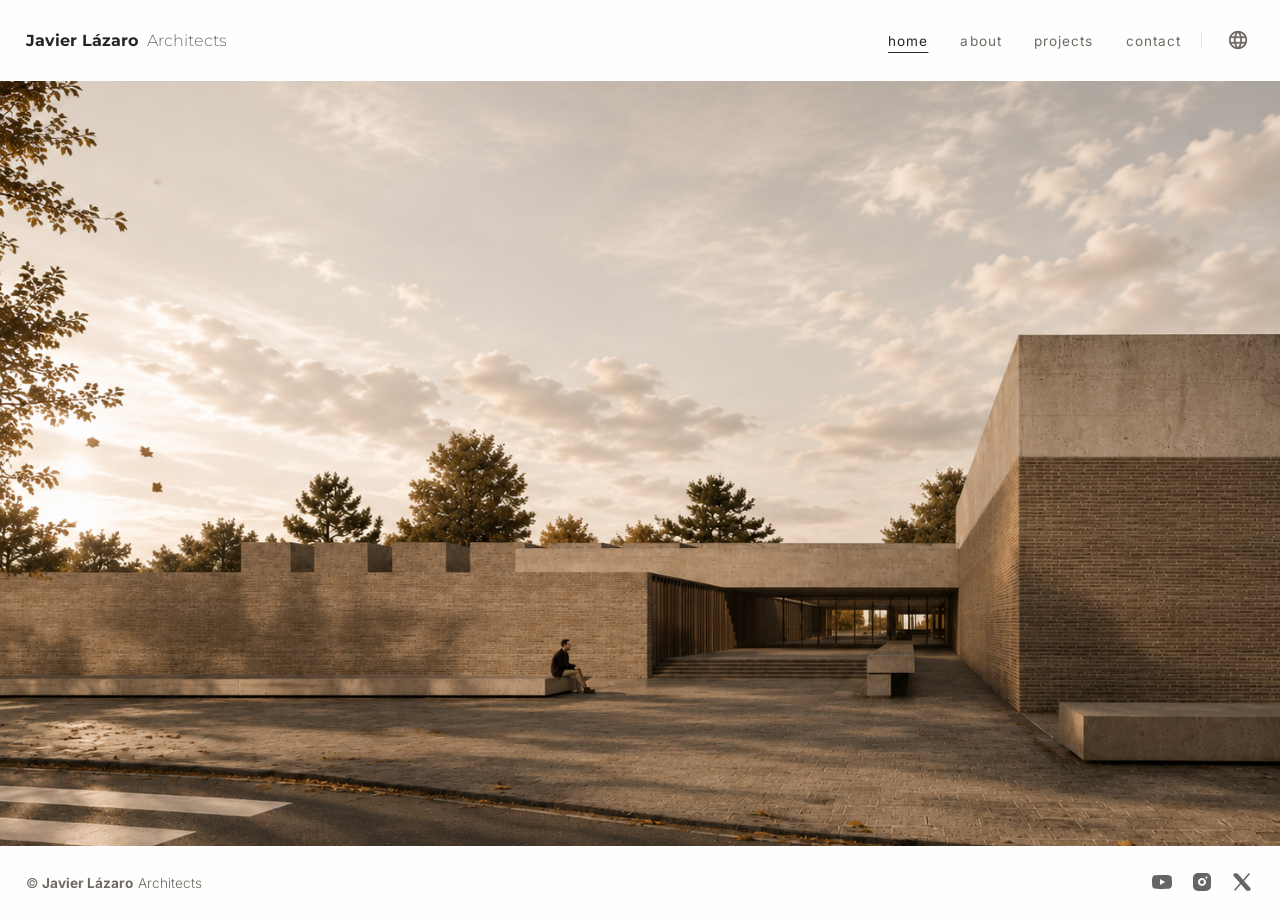
<file: index.html>
<!doctype html>
<html lang="en">
  <head>
    <meta charset="UTF-8" />
    <meta name="viewport" content="width=device-width, initial-scale=1.0" />
    <!-- Google Fonts -->
    <link rel="preconnect" href="https://fonts.googleapis.com" />
    <link rel="preconnect" href="https://fonts.gstatic.com" crossorigin />
    <link
      href="https://fonts.googleapis.com/css2?family=Inter:ital,opsz,wght@0,14..32,100..900;1,14..32,100..900&family=Montserrat:ital,wght@0,100..900;1,100..900&display=swap"
      rel="stylesheet"
    />
    <!-- Material Icon CDN -->
    <link
      href="https://fonts.googleapis.com/icon?family=Material+Icons"
      rel="stylesheet"
    />
    <!-- CSS Global -->
    <link rel="stylesheet" href="./global.css" />
    <title>Architecture</title>
  </head>
  <body>
    <header class="site-header">
      <a href="index.html" class="logo">
        <span class="logo-name">Javier Lázaro</span>
        <span class="logo-suffix">Architects</span></a
      >

      <nav class="site-nav">
        <ul>
          <li><a href="index.html" class="active">home</a></li>
          <li><a href="about.html">about</a></li>
          <li><a href="projects.html">projects</a></li>
          <li><a href="contact.html">contact</a></li>
        </ul>
        <div class="lang-switch" id="lang-switch">
          <button
            type="button"
            class="lang-toggle"
            id="lang-toggle"
            aria-expanded="false"
            aria-controls="lang-menu"
          >
            <i class="material-icons">language</i>
          </button>
          <ul class="lang-menu" id="lang-menu">
            <li>
              <a href="index.html" lang="en" hreflang="en" aria-current="true"
                >EN</a
              >
            </li>
            <li>
              <span class="lang-unavailable" lang="fr" title="Coming soon"
                >FR</span
              >
            </li>
            <li>
              <span class="lang-unavailable" lang="nl" title="Coming soon"
                >NL</span
              >
            </li>
          </ul>
        </div>
      </nav>
      <button class="hamburger-menu" id="hamburger-menu">
        <!-- material icons -->
        <i class="menuIcon material-icons">menu</i>
        <i class="closeIcon material-icons">close</i>
      </button>
    </header>

    <main>
      <section class="hero">
        <div class="hero-content">
          <div class="btn-wrapper">
            <a href="projects.html" class="button">Projects</a>
            <a href="contact.html" class="button">Contact</a>
          </div>
        </div>
      </section>
    </main>

    <footer class="site-footer">
      <div>
        © <span class="logo-name">Javier Lázaro</span
        ><span class="logo-suffix">Architects </span>
      </div>

      <ul class="social-links">
        <li>
          <a
            href="https://www.youtube.com/"
            target="_blank"
            rel="noopener noreferrer"
          >
            <img src="./images/youtube.svg" alt="YouTube" />
          </a>
        </li>
        <li>
          <a
            href="https://www.instagram.com/"
            target="_blank"
            rel="noopener noreferrer"
          >
            <img src="./images/instagram-fill.svg" alt="Instagram" />
          </a>
        </li>
        <li>
          <a href="https://x.com/" target="_blank" rel="noopener noreferrer">
            <img src="./images/x-twitter-solid.svg" alt="X / Twitter" />
          </a>
        </li>
      </ul>
    </footer>
    <script src="./script.js"></script>
  </body>
</html>
</file>
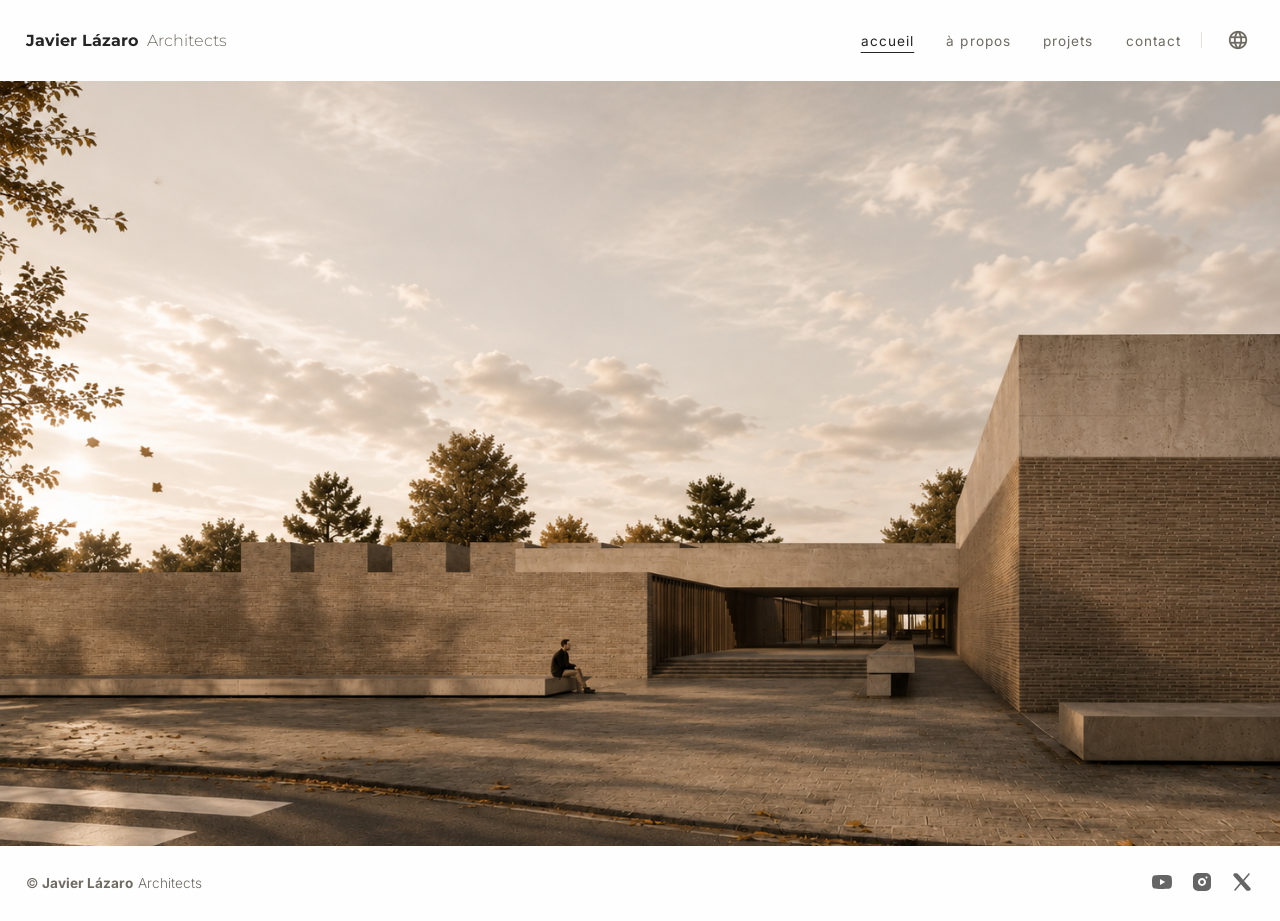
<file: fr/index.html>
<!doctype html>
<html lang="fr">
  <head>
    <meta charset="UTF-8" />
    <meta name="viewport" content="width=device-width, initial-scale=1.0" />
    <!-- Google Fonts -->
    <link rel="preconnect" href="https://fonts.googleapis.com" />
    <link rel="preconnect" href="https://fonts.gstatic.com" crossorigin />
    <link
      href="https://fonts.googleapis.com/css2?family=Inter:ital,opsz,wght@0,14..32,100..900;1,14..32,100..900&family=Montserrat:ital,wght@0,100..900;1,100..900&display=swap"
      rel="stylesheet"
    />
    <!-- Material Icon CDN -->
    <link
      href="https://fonts.googleapis.com/icon?family=Material+Icons"
      rel="stylesheet"
    />
    <!-- CSS Global -->
    <link rel="stylesheet" href="../global.css" />
    <link rel="alternate" hreflang="en" href="../index.html" />
    <link rel="alternate" hreflang="fr" href="index.html" />
    <link rel="alternate" hreflang="nl" href="../nl/index.html" />
    <link rel="alternate" hreflang="x-default" href="../index.html" />
    <title>Architecture</title>
  </head>
  <body>
    <header class="site-header">
      <a href="index.html" class="logo">
        <span class="logo-name">Javier Lázaro</span>
        <span class="logo-suffix">Architects</span></a
      >

      <nav class="site-nav">
        <ul>
          <li><a href="index.html" class="active">accueil</a></li>
          <li><a href="about.html">à propos</a></li>
          <li><a href="projects.html">projets</a></li>
          <li><a href="contact.html">contact</a></li>
        </ul>
        <div class="lang-switch" id="lang-switch">
          <button
            type="button"
            class="lang-toggle"
            id="lang-toggle"
            aria-expanded="false"
            aria-controls="lang-menu"
          >
            <i class="material-icons">language</i>
          </button>
          <ul class="lang-menu" id="lang-menu">
            <li>
              <a href="../index.html" lang="en" hreflang="en"
                >EN</a
              >
            </li>
            <li>
              <a href="index.html" lang="fr" hreflang="fr" aria-current="true"
                >FR</a
              >
            </li>
            <li>
              <a href="../nl/index.html" lang="nl" hreflang="nl"
                >NL</a
              >
            </li>
          </ul>
        </div>
      </nav>
      <button class="hamburger-menu" id="hamburger-menu">
        <!-- material icons -->
        <i class="menuIcon material-icons">menu</i>
        <i class="closeIcon material-icons">close</i>
      </button>
    </header>

    <main>
      <section class="hero">
        <div class="hero-content">
          <div class="btn-wrapper">
            <a href="projects.html" class="button">Projets</a>
            <a href="contact.html" class="button">Contact</a>
          </div>
        </div>
      </section>
    </main>

    <footer class="site-footer">
      <div>
        © <span class="logo-name">Javier Lázaro</span
        ><span class="logo-suffix">Architects </span>
      </div>

      <ul class="social-links">
        <li>
          <a
            href="https://www.youtube.com/"
            target="_blank"
            rel="noopener noreferrer"
          >
            <img src="../images/youtube.svg" alt="YouTube" />
          </a>
        </li>
        <li>
          <a
            href="https://www.instagram.com/"
            target="_blank"
            rel="noopener noreferrer"
          >
            <img src="../images/instagram-fill.svg" alt="Instagram" />
          </a>
        </li>
        <li>
          <a href="https://x.com/" target="_blank" rel="noopener noreferrer">
            <img src="../images/x-twitter-solid.svg" alt="X / Twitter" />
          </a>
        </li>
      </ul>
    </footer>
    <script src="../script.js"></script>
  </body>
</html>
</file>
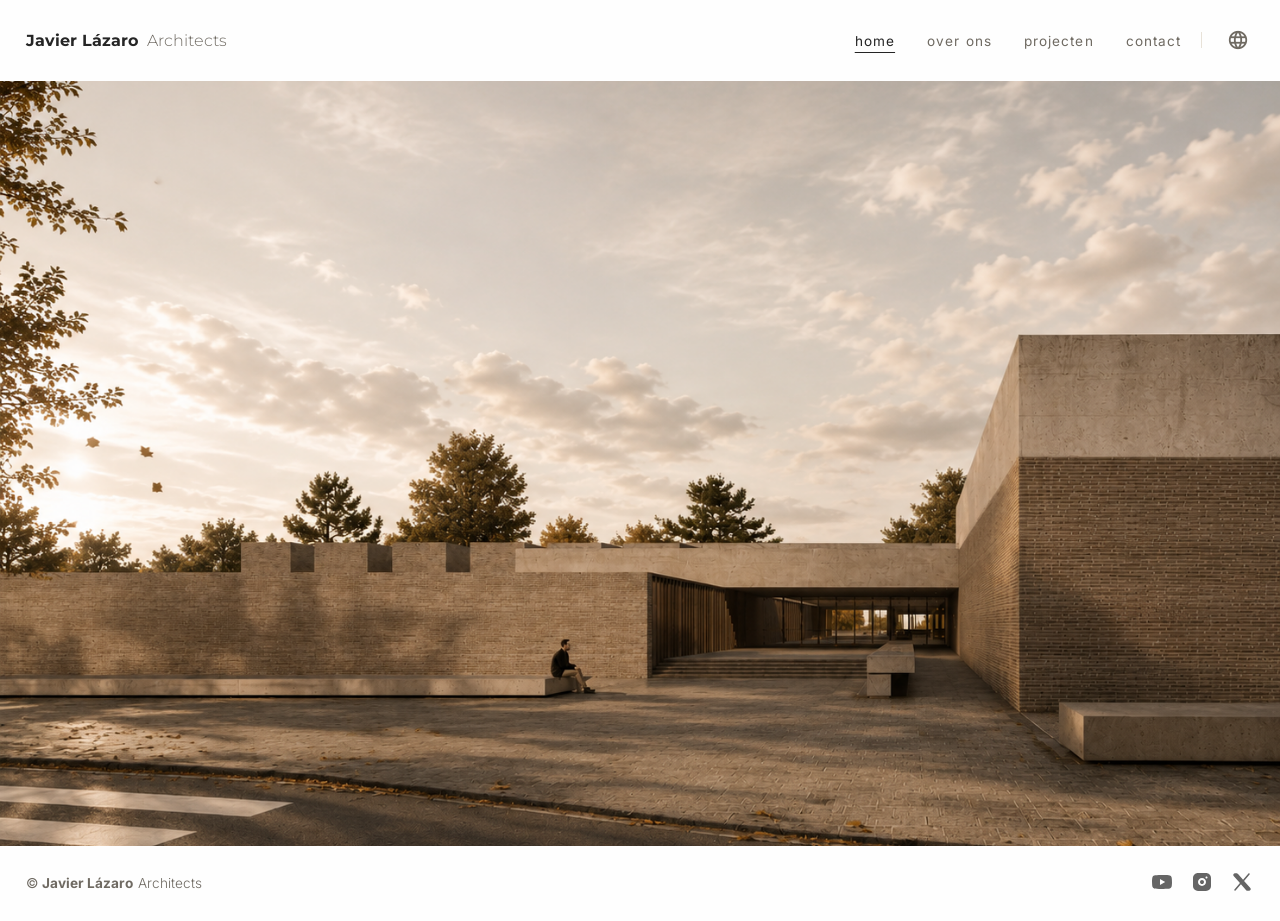
<file: nl/index.html>
<!doctype html>
<html lang="nl">
  <head>
    <meta charset="UTF-8" />
    <meta name="viewport" content="width=device-width, initial-scale=1.0" />
    <!-- Google Fonts -->
    <link rel="preconnect" href="https://fonts.googleapis.com" />
    <link rel="preconnect" href="https://fonts.gstatic.com" crossorigin />
    <link
      href="https://fonts.googleapis.com/css2?family=Inter:ital,opsz,wght@0,14..32,100..900;1,14..32,100..900&family=Montserrat:ital,wght@0,100..900;1,100..900&display=swap"
      rel="stylesheet"
    />
    <!-- Material Icon CDN -->
    <link
      href="https://fonts.googleapis.com/icon?family=Material+Icons"
      rel="stylesheet"
    />
    <!-- CSS Global -->
    <link rel="stylesheet" href="../global.css" />
    <link rel="alternate" hreflang="en" href="../index.html" />
    <link rel="alternate" hreflang="fr" href="../fr/index.html" />
    <link rel="alternate" hreflang="nl" href="index.html" />
    <link rel="alternate" hreflang="x-default" href="../index.html" />
    <title>Architectuur</title>
  </head>
  <body>
    <header class="site-header">
      <a href="index.html" class="logo">
        <span class="logo-name">Javier Lázaro</span>
        <span class="logo-suffix">Architects</span></a
      >

      <nav class="site-nav">
        <ul>
          <li><a href="index.html" class="active">home</a></li>
          <li><a href="about.html">over ons</a></li>
          <li><a href="projects.html">projecten</a></li>
          <li><a href="contact.html">contact</a></li>
        </ul>
        <div class="lang-switch" id="lang-switch">
          <button
            type="button"
            class="lang-toggle"
            id="lang-toggle"
            aria-expanded="false"
            aria-controls="lang-menu"
          >
            <i class="material-icons">language</i>
          </button>
          <ul class="lang-menu" id="lang-menu">
            <li>
              <a href="../index.html" lang="en" hreflang="en"
                >EN</a
              >
            </li>
            <li>
              <a href="../fr/index.html" lang="fr" hreflang="fr"
                >FR</a
              >
            </li>
            <li>
              <a href="index.html" lang="nl" hreflang="nl" aria-current="true"
                >NL</a
              >
            </li>
          </ul>
        </div>
      </nav>
      <button class="hamburger-menu" id="hamburger-menu">
        <!-- material icons -->
        <i class="menuIcon material-icons">menu</i>
        <i class="closeIcon material-icons">close</i>
      </button>
    </header>

    <main>
      <section class="hero">
        <div class="hero-content">
          <div class="btn-wrapper">
            <a href="projects.html" class="button">Projecten</a>
            <a href="contact.html" class="button">Contact</a>
          </div>
        </div>
      </section>
    </main>

    <footer class="site-footer">
      <div>
        © <span class="logo-name">Javier Lázaro</span
        ><span class="logo-suffix">Architects </span>
      </div>

      <ul class="social-links">
        <li>
          <a
            href="https://www.youtube.com/"
            target="_blank"
            rel="noopener noreferrer"
          >
            <img src="../images/youtube.svg" alt="YouTube" />
          </a>
        </li>
        <li>
          <a
            href="https://www.instagram.com/"
            target="_blank"
            rel="noopener noreferrer"
          >
            <img src="../images/instagram-fill.svg" alt="Instagram" />
          </a>
        </li>
        <li>
          <a href="https://x.com/" target="_blank" rel="noopener noreferrer">
            <img src="../images/x-twitter-solid.svg" alt="X / Twitter" />
          </a>
        </li>
      </ul>
    </footer>
    <script src="../script.js"></script>
  </body>
</html>
</file>
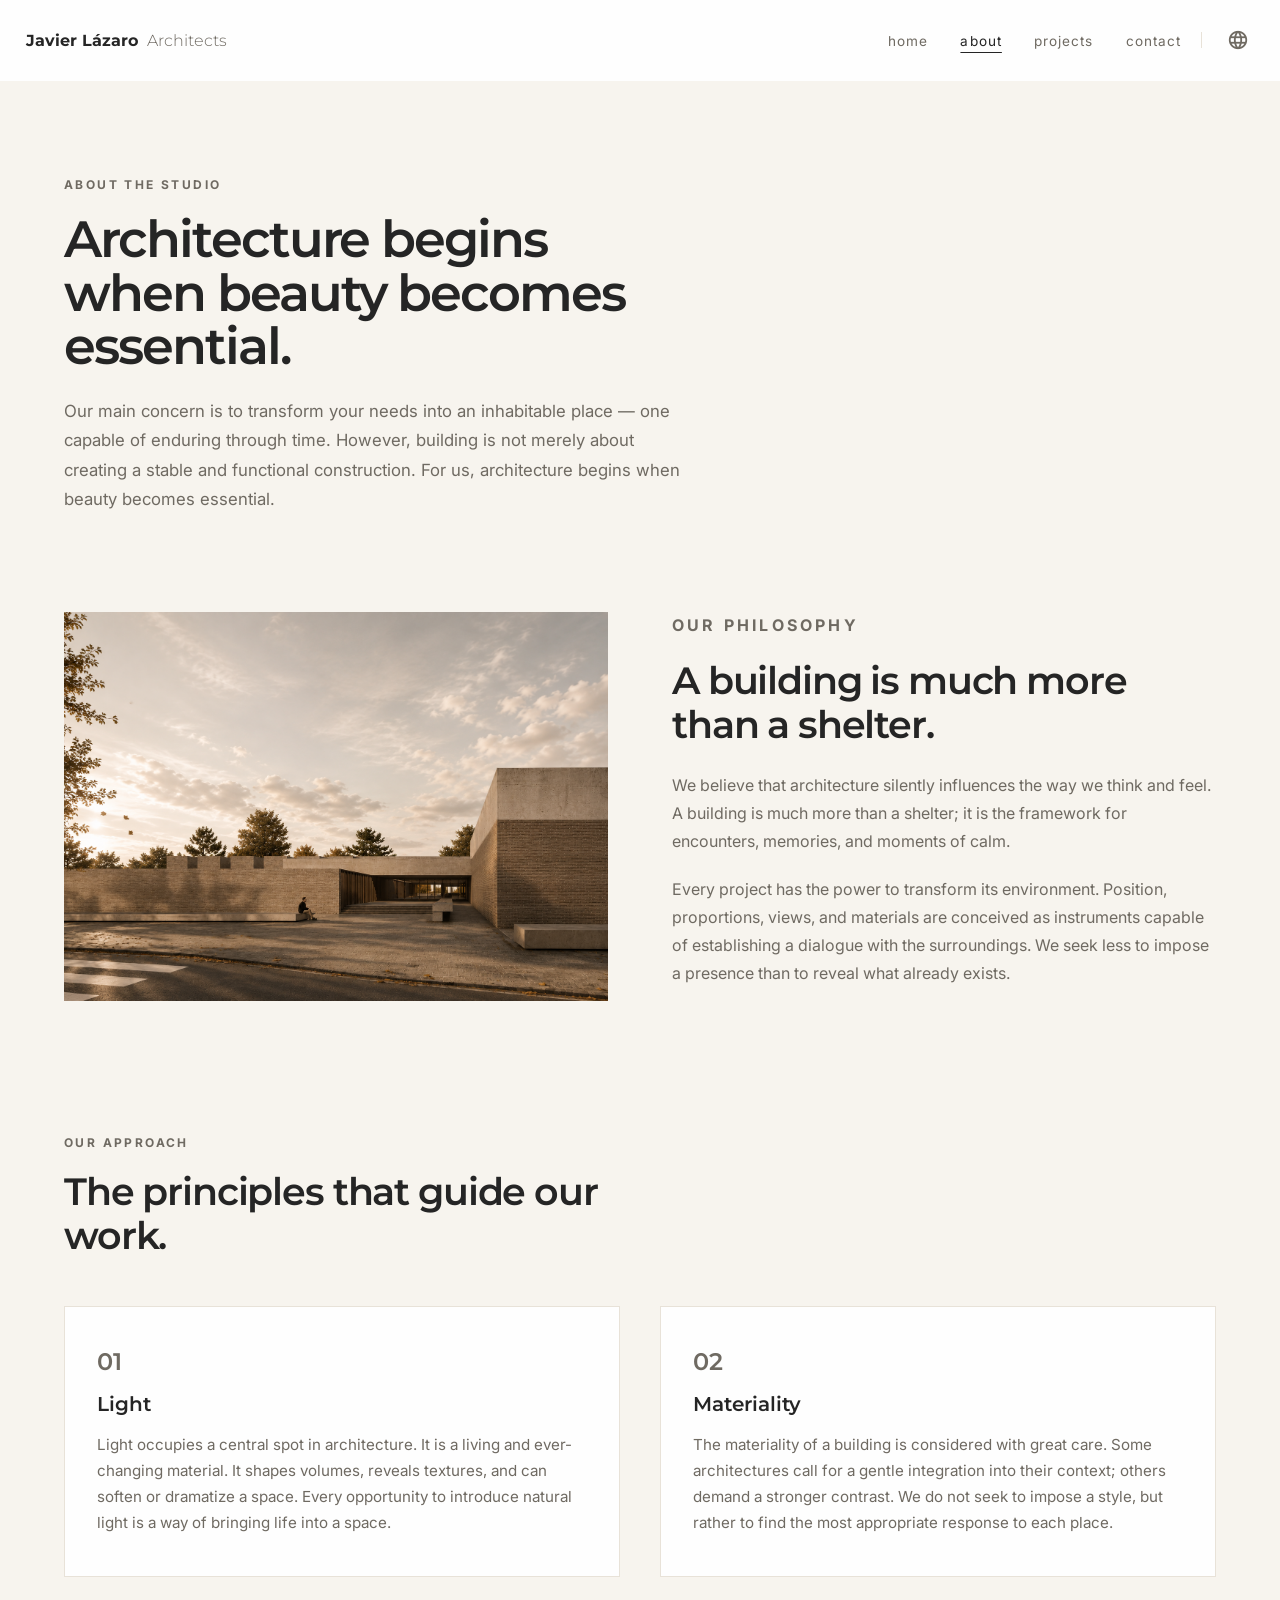
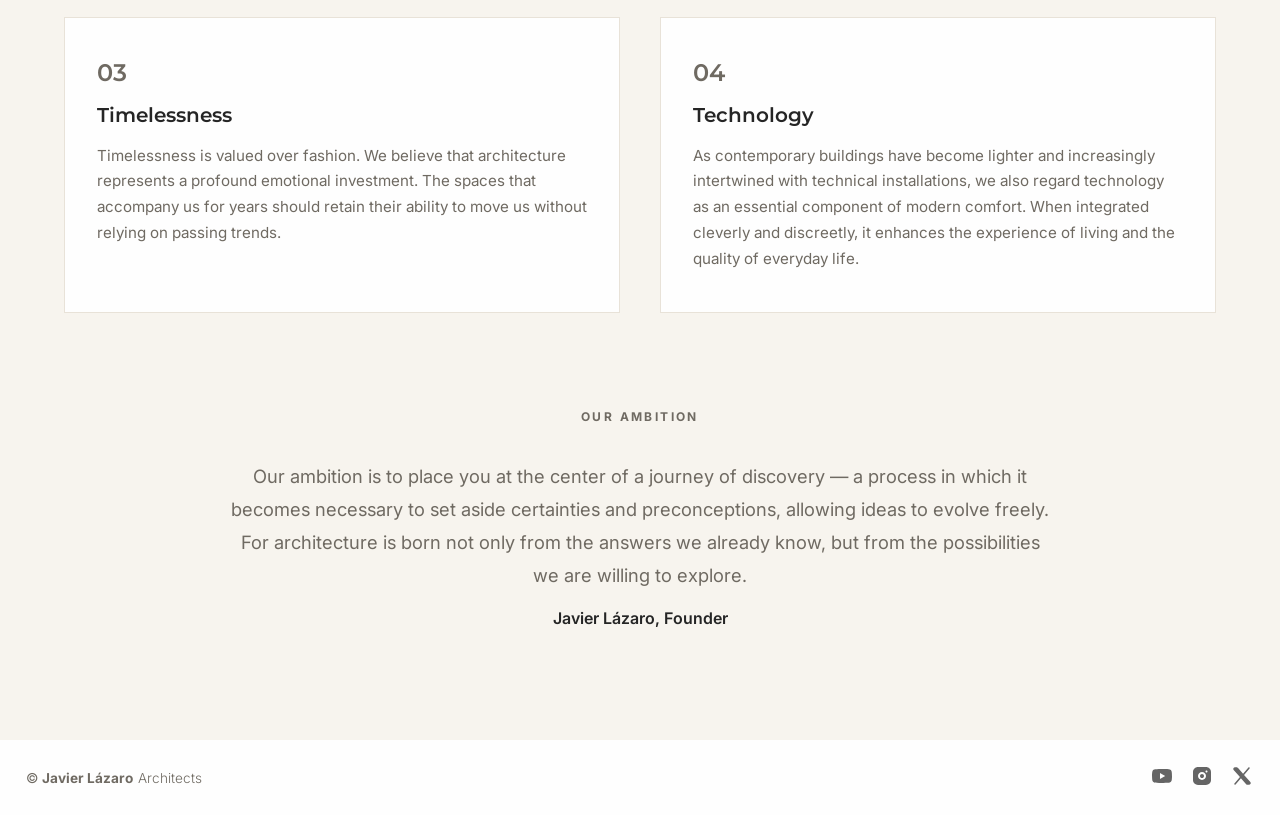
<file: about.html>
<!doctype html>
<html lang="en">
  <head>
    <meta charset="UTF-8" />
    <meta name="viewport" content="width=device-width, initial-scale=1.0" />
    <!-- Google Fonts -->
    <link rel="preconnect" href="https://fonts.googleapis.com" />
    <link rel="preconnect" href="https://fonts.gstatic.com" crossorigin />
    <link
      href="https://fonts.googleapis.com/css2?family=Inter:ital,opsz,wght@0,14..32,100..900;1,14..32,100..900&family=Montserrat:ital,wght@0,100..900;1,100..900&display=swap"
      rel="stylesheet"
    />
    <!-- Material Icon CDN -->
    <link
      href="https://fonts.googleapis.com/icon?family=Material+Icons"
      rel="stylesheet"
    />
    <!-- CSS Global -->
    <link rel="stylesheet" href="./global.css" />
    <link rel="alternate" hreflang="en" href="about.html" />
    <link rel="alternate" hreflang="fr" href="fr/about.html" />
    <link rel="alternate" hreflang="nl" href="nl/about.html" />
    <link rel="alternate" hreflang="x-default" href="about.html" />
    <title>About - Architecture</title>
  </head>
  <body>
    <header class="site-header">
      <a href="index.html" class="logo">
        <span class="logo-name">Javier Lázaro</span>
        <span class="logo-suffix">Architects</span></a
      >

      <nav class="site-nav">
        <ul>
          <li><a href="index.html">home</a></li>
          <li><a href="about.html" class="active">about</a></li>
          <li><a href="projects.html">projects</a></li>
          <li><a href="contact.html">contact</a></li>
        </ul>
        <div class="lang-switch" id="lang-switch">
          <button
            type="button"
            class="lang-toggle"
            id="lang-toggle"
            aria-expanded="false"
            aria-controls="lang-menu"
          >
            <i class="material-icons">language</i>
          </button>
          <ul class="lang-menu" id="lang-menu">
            <li>
              <a href="about.html" lang="en" hreflang="en" aria-current="true"
                >EN</a
              >
            </li>
            <li>
              <a href="fr/about.html" lang="fr" hreflang="fr"
                >FR</a
              >
            </li>
            <li>
              <a href="nl/about.html" lang="nl" hreflang="nl"
                >NL</a
              >
            </li>
          </ul>
        </div>
      </nav>
      <button class="hamburger-menu" id="hamburger-menu">
        <!-- material icons -->
        <i class="menuIcon material-icons">menu</i>
        <i class="closeIcon material-icons">close</i>
      </button>
    </header>

    <main>
      <!-- PAGE INTRO -->
      <section class="page-intro">
        <p class="eyebrow">About the Studio</p>
        <h1>Architecture begins when beauty becomes essential.</h1>
        <p class="subtext">
          Our main concern is to transform your needs into an inhabitable place
          — one capable of enduring through time. However, building is not
          merely about creating a stable and functional construction. For us,
          architecture begins when beauty becomes essential.
        </p>
      </section>

      <!-- PHILOSOPHY -->
      <section class="philosophy">
        <div class="philosophy-image">
          <img src="./images/projects/pfc.png" alt="PFC project" />
        </div>
        <div class="philosophy-text">
          <p class="eyebrow">Our Philosophy</p>
          <h2>A building is much more than a shelter.</h2>
          <p>
            We believe that architecture silently influences the way we think
            and feel. A building is much more than a shelter; it is the
            framework for encounters, memories, and moments of calm.
          </p>
          <p>
            Every project has the power to transform its environment. Position,
            proportions, views, and materials are conceived as instruments
            capable of establishing a dialogue with the surroundings. We seek
            less to impose a presence than to reveal what already exists.
          </p>
        </div>
      </section>

      <!-- APPROACH GRID -->
      <section class="page-section">
        <div class="section-header">
          <p class="eyebrow">Our Approach</p>
          <h2>The principles that guide our work.</h2>
        </div>

        <div class="values-grid">
          <div class="value-card">
            <span class="value-number">01</span>
            <h3>Light</h3>
            <p>
              Light occupies a central spot in architecture. It is a living and
              ever-changing material. It shapes volumes, reveals textures, and
              can soften or dramatize a space. Every opportunity to introduce
              natural light is a way of bringing life into a space.
            </p>
          </div>

          <div class="value-card">
            <span class="value-number">02</span>
            <h3>Materiality</h3>
            <p>
              The materiality of a building is considered with great care. Some
              architectures call for a gentle integration into their context;
              others demand a stronger contrast. We do not seek to impose a
              style, but rather to find the most appropriate response to each
              place.
            </p>
          </div>

          <div class="value-card">
            <span class="value-number">03</span>
            <h3>Timelessness</h3>
            <p>
              Timelessness is valued over fashion. We believe that architecture
              represents a profound emotional investment. The spaces that
              accompany us for years should retain their ability to move us
              without relying on passing trends.
            </p>
          </div>

          <div class="value-card">
            <span class="value-number">04</span>
            <h3>Technology</h3>
            <p>
              As contemporary buildings have become lighter and increasingly
              intertwined with technical installations, we also regard
              technology as an essential component of modern comfort. When
              integrated cleverly and discreetly, it enhances the experience of
              living and the quality of everyday life.
            </p>
          </div>
        </div>
      </section>

      <!-- CLOSING STATEMENT -->
      <section class="closing-statement">
        <p class="eyebrow">Our Ambition</p>
        <p class="closing-lead">
          Our ambition is to place you at the center of a journey of discovery —
          a process in which it becomes necessary to set aside certainties and
          preconceptions, allowing ideas to evolve freely. For architecture is
          born not only from the answers we already know, but from the
          possibilities we are willing to explore.
        </p>
        <p class="founder">Javier Lázaro, Founder</p>
      </section>
    </main>

    <footer class="site-footer">
      <div>
        © <span class="logo-name">Javier Lázaro</span
        ><span class="logo-suffix">Architects </span>
      </div>
      <ul class="social-links">
        <li>
          <a
            href="https://www.youtube.com/"
            target="_blank"
            rel="noopener noreferrer"
          >
            <img src="./images/youtube.svg" alt="YouTube" />
          </a>
        </li>
        <li>
          <a
            href="https://www.instagram.com/"
            target="_blank"
            rel="noopener noreferrer"
          >
            <img src="./images/instagram-fill.svg" alt="Instagram" />
          </a>
        </li>
        <li>
          <a href="https://x.com/" target="_blank" rel="noopener noreferrer">
            <img src="./images/x-twitter-solid.svg" alt="X / Twitter" />
          </a>
        </li>
      </ul>
    </footer>
    <script src="./script.js"></script>
  </body>
</html>
</file>
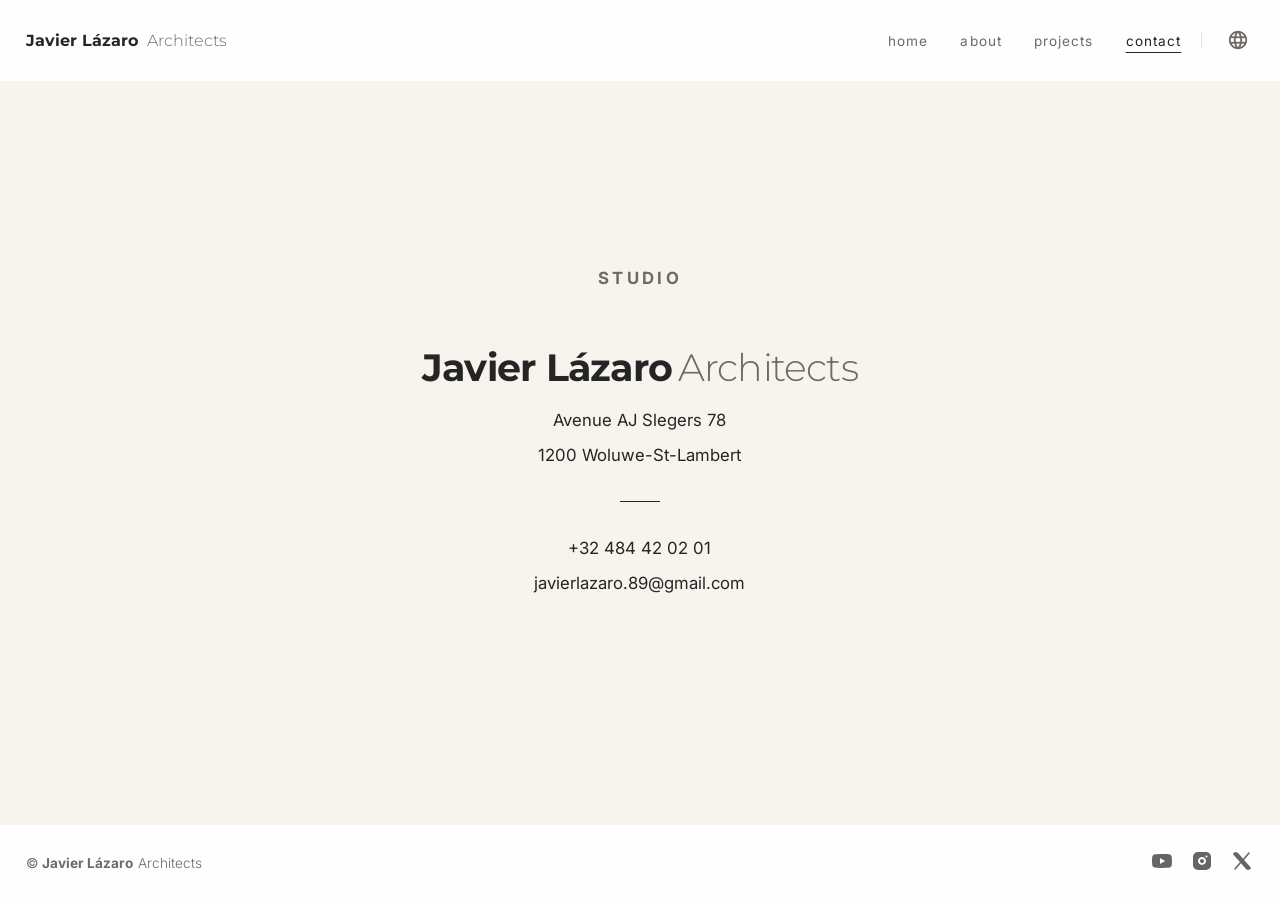
<file: contact.html>
<!doctype html>
<html lang="en">
  <head>
    <meta charset="UTF-8" />
    <meta name="viewport" content="width=device-width, initial-scale=1.0" />
    <!-- Google Fonts -->
    <link rel="preconnect" href="https://fonts.googleapis.com" />
    <link rel="preconnect" href="https://fonts.gstatic.com" crossorigin />
    <link
      href="https://fonts.googleapis.com/css2?family=Inter:ital,opsz,wght@0,14..32,100..900;1,14..32,100..900&family=Montserrat:ital,wght@0,100..900;1,100..900&display=swap"
      rel="stylesheet"
    />
    <!-- Material Icon CDN -->
    <link
      href="https://fonts.googleapis.com/icon?family=Material+Icons"
      rel="stylesheet"
    />
    <!-- CSS Global -->
    <link rel="stylesheet" href="./global.css" />
    <link rel="alternate" hreflang="en" href="contact.html" />
    <link rel="alternate" hreflang="fr" href="fr/contact.html" />
    <link rel="alternate" hreflang="nl" href="nl/contact.html" />
    <link rel="alternate" hreflang="x-default" href="contact.html" />
    <title>Architecture</title>
  </head>
  <body>
    <header class="site-header">
      <a href="index.html" class="logo">
        <span class="logo-name">Javier Lázaro</span>
        <span class="logo-suffix">Architects</span></a
      >

      <nav class="site-nav">
        <ul>
          <li><a href="index.html">home</a></li>
          <li><a href="about.html">about</a></li>
          <li><a href="projects.html">projects</a></li>
          <li><a href="contact.html" class="active">contact</a></li>
        </ul>
        <div class="lang-switch" id="lang-switch">
          <button
            type="button"
            class="lang-toggle"
            id="lang-toggle"
            aria-expanded="false"
            aria-controls="lang-menu"
          >
            <i class="material-icons">language</i>
          </button>
          <ul class="lang-menu" id="lang-menu">
            <li>
              <a href="contact.html" lang="en" hreflang="en" aria-current="true"
                >EN</a
              >
            </li>
            <li>
              <a href="fr/contact.html" lang="fr" hreflang="fr"
                >FR</a
              >
            </li>
            <li>
              <a href="nl/contact.html" lang="nl" hreflang="nl"
                >NL</a
              >
            </li>
          </ul>
        </div>
      </nav>
      <button class="hamburger-menu" id="hamburger-menu">
        <!-- material icons -->
        <i class="menuIcon material-icons">menu</i>
        <i class="closeIcon material-icons">close</i>
      </button>
    </header>

    <main>
      <section class="contact-details">
        <address class="contact-card">
          <p class="eyebrow">Studio</p>

          <div class="contact-group">
            <div class="contact-name">
              <span class="logo-name">Javier Lázaro</span
              ><span class="logo-suffix">Architects </span>
            </div>
            <p>Avenue AJ Slegers 78</p>
            <p>1200 Woluwe-St-Lambert</p>
          </div>

          <span class="contact-divider"></span>

          <div class="contact-group">
            <p><a href="tel:+32484420201">+32 484 42 02 01</a></p>
            <p>
              <a href="mailto:javierlazaro.89@gmail.com"
                >javierlazaro.89@gmail.com</a
              >
            </p>
          </div>
        </address>
      </section>
    </main>
    <footer class="site-footer">
      <div>
        © <span class="logo-name">Javier Lázaro</span
        ><span class="logo-suffix">Architects </span>
      </div>

      <ul class="social-links">
        <li>
          <a
            href="https://www.youtube.com/"
            target="_blank"
            rel="noopener noreferrer"
          >
            <img src="./images/youtube.svg" alt="YouTube" />
          </a>
        </li>
        <li>
          <a
            href="https://www.instagram.com/"
            target="_blank"
            rel="noopener noreferrer"
          >
            <img src="./images/instagram-fill.svg" alt="Instagram" />
          </a>
        </li>
        <li>
          <a href="https://x.com/" target="_blank" rel="noopener noreferrer">
            <img src="./images/x-twitter-solid.svg" alt="X / Twitter" />
          </a>
        </li>
      </ul>
    </footer>
    <script src="./script.js"></script>
  </body>
</html>
</file>
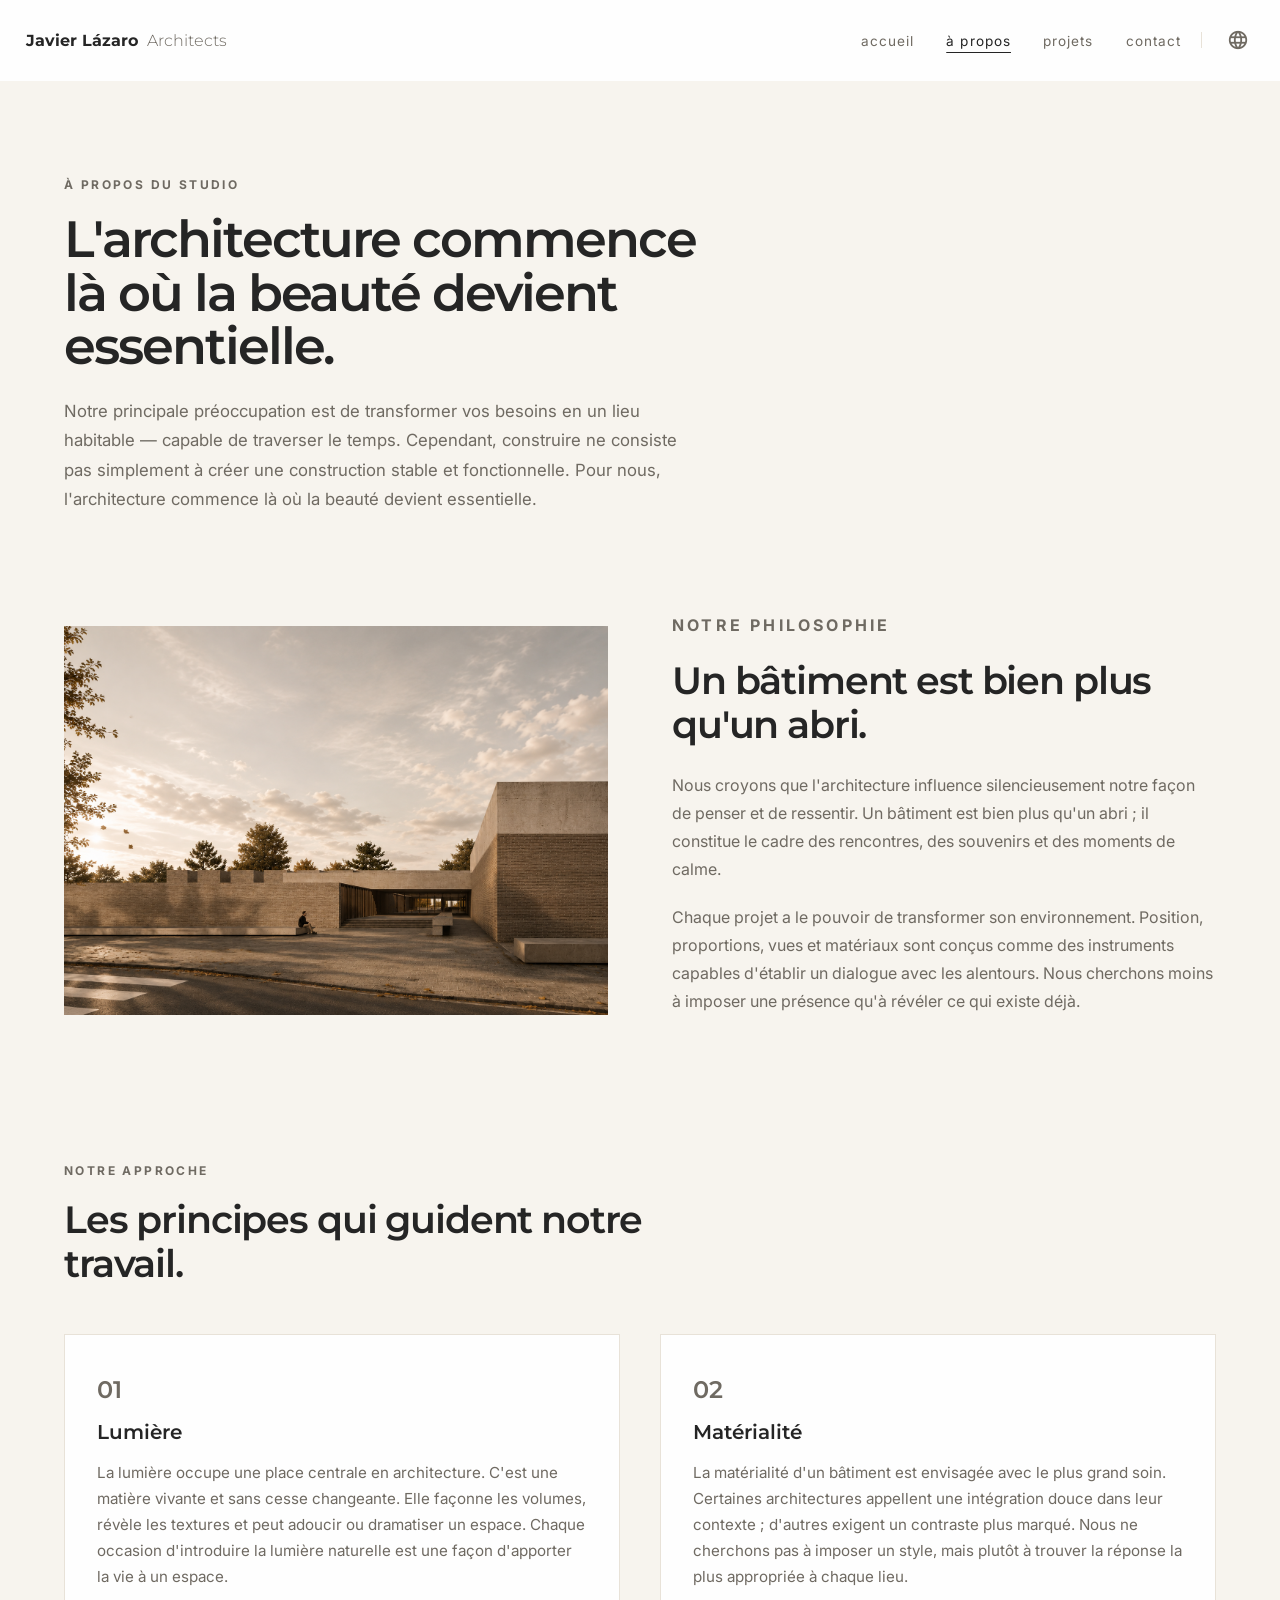
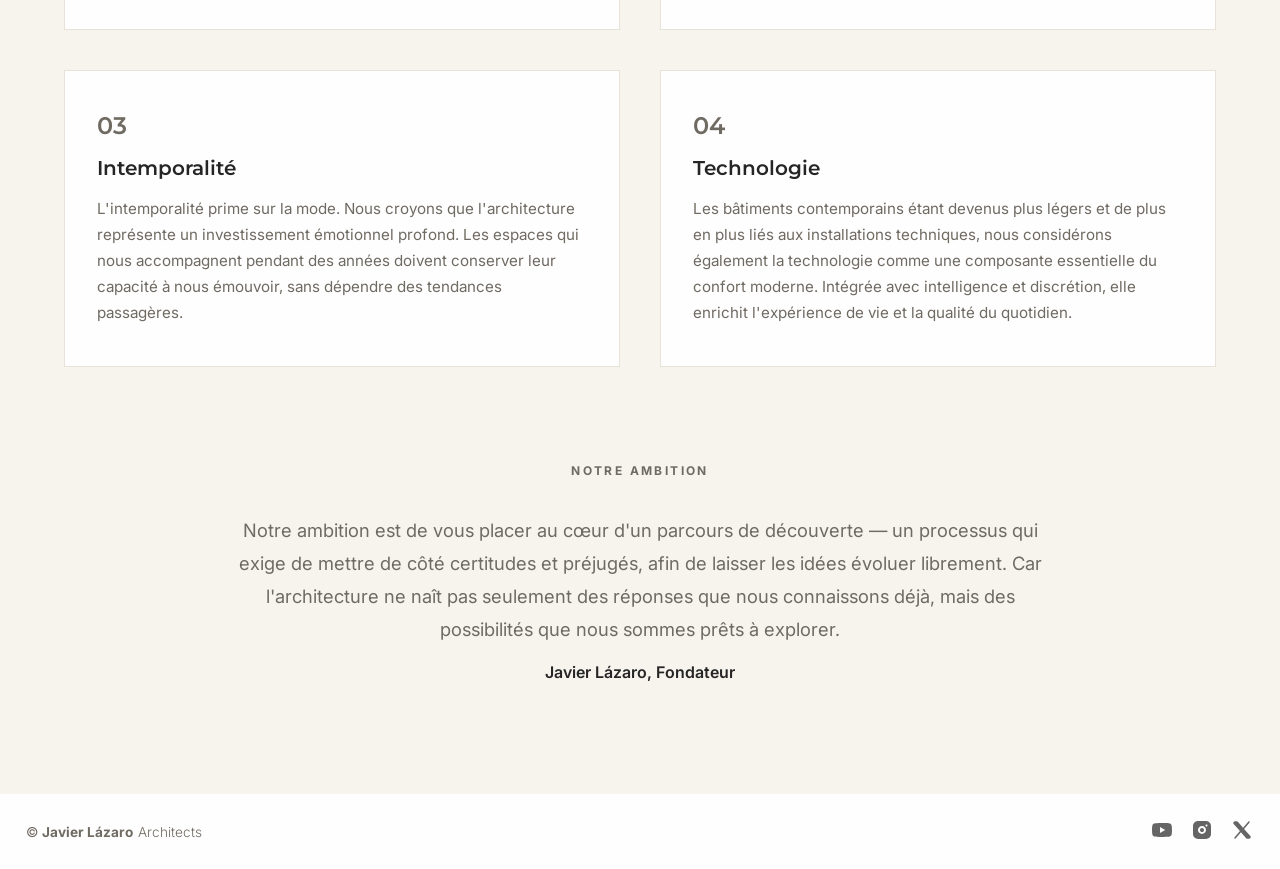
<file: fr/about.html>
<!doctype html>
<html lang="fr">
  <head>
    <meta charset="UTF-8" />
    <meta name="viewport" content="width=device-width, initial-scale=1.0" />
    <!-- Google Fonts -->
    <link rel="preconnect" href="https://fonts.googleapis.com" />
    <link rel="preconnect" href="https://fonts.gstatic.com" crossorigin />
    <link
      href="https://fonts.googleapis.com/css2?family=Inter:ital,opsz,wght@0,14..32,100..900;1,14..32,100..900&family=Montserrat:ital,wght@0,100..900;1,100..900&display=swap"
      rel="stylesheet"
    />
    <!-- Material Icon CDN -->
    <link
      href="https://fonts.googleapis.com/icon?family=Material+Icons"
      rel="stylesheet"
    />
    <!-- CSS Global -->
    <link rel="stylesheet" href="../global.css" />
    <link rel="alternate" hreflang="en" href="../about.html" />
    <link rel="alternate" hreflang="fr" href="about.html" />
    <link rel="alternate" hreflang="nl" href="../nl/about.html" />
    <link rel="alternate" hreflang="x-default" href="../about.html" />
    <title>À propos - Architecture</title>
  </head>
  <body>
    <header class="site-header">
      <a href="index.html" class="logo">
        <span class="logo-name">Javier Lázaro</span>
        <span class="logo-suffix">Architects</span></a
      >

      <nav class="site-nav">
        <ul>
          <li><a href="index.html">accueil</a></li>
          <li><a href="about.html" class="active">à propos</a></li>
          <li><a href="projects.html">projets</a></li>
          <li><a href="contact.html">contact</a></li>
        </ul>
        <div class="lang-switch" id="lang-switch">
          <button
            type="button"
            class="lang-toggle"
            id="lang-toggle"
            aria-expanded="false"
            aria-controls="lang-menu"
          >
            <i class="material-icons">language</i>
          </button>
          <ul class="lang-menu" id="lang-menu">
            <li>
              <a href="../about.html" lang="en" hreflang="en"
                >EN</a
              >
            </li>
            <li>
              <a href="about.html" lang="fr" hreflang="fr" aria-current="true"
                >FR</a
              >
            </li>
            <li>
              <a href="../nl/about.html" lang="nl" hreflang="nl"
                >NL</a
              >
            </li>
          </ul>
        </div>
      </nav>
      <button class="hamburger-menu" id="hamburger-menu">
        <!-- material icons -->
        <i class="menuIcon material-icons">menu</i>
        <i class="closeIcon material-icons">close</i>
      </button>
    </header>

    <main>
      <!-- PAGE INTRO -->
      <section class="page-intro">
        <p class="eyebrow">À propos du studio</p>
        <h1>L'architecture commence là où la beauté devient essentielle.</h1>
        <p class="subtext">
          Notre principale préoccupation est de transformer vos besoins en un
          lieu habitable — capable de traverser le temps. Cependant,
          construire ne consiste pas simplement à créer une construction
          stable et fonctionnelle. Pour nous, l'architecture commence là où
          la beauté devient essentielle.
        </p>
      </section>

      <!-- PHILOSOPHY -->
      <section class="philosophy">
        <div class="philosophy-image">
          <img src="../images/projects/pfc.png" alt="Projet PFC" />
        </div>
        <div class="philosophy-text">
          <p class="eyebrow">Notre philosophie</p>
          <h2>Un bâtiment est bien plus qu'un abri.</h2>
          <p>
            Nous croyons que l'architecture influence silencieusement notre
            façon de penser et de ressentir. Un bâtiment est bien plus qu'un
            abri ; il constitue le cadre des rencontres, des souvenirs et des
            moments de calme.
          </p>
          <p>
            Chaque projet a le pouvoir de transformer son environnement.
            Position, proportions, vues et matériaux sont conçus comme des
            instruments capables d'établir un dialogue avec les alentours.
            Nous cherchons moins à imposer une présence qu'à révéler ce qui
            existe déjà.
          </p>
        </div>
      </section>

      <!-- APPROACH GRID -->
      <section class="page-section">
        <div class="section-header">
          <p class="eyebrow">Notre approche</p>
          <h2>Les principes qui guident notre travail.</h2>
        </div>

        <div class="values-grid">
          <div class="value-card">
            <span class="value-number">01</span>
            <h3>Lumière</h3>
            <p>
              La lumière occupe une place centrale en architecture. C'est une
              matière vivante et sans cesse changeante. Elle façonne les
              volumes, révèle les textures et peut adoucir ou dramatiser un
              espace. Chaque occasion d'introduire la lumière naturelle est
              une façon d'apporter la vie à un espace.
            </p>
          </div>

          <div class="value-card">
            <span class="value-number">02</span>
            <h3>Matérialité</h3>
            <p>
              La matérialité d'un bâtiment est envisagée avec le plus grand
              soin. Certaines architectures appellent une intégration douce
              dans leur contexte ; d'autres exigent un contraste plus marqué.
              Nous ne cherchons pas à imposer un style, mais plutôt à trouver
              la réponse la plus appropriée à chaque lieu.
            </p>
          </div>

          <div class="value-card">
            <span class="value-number">03</span>
            <h3>Intemporalité</h3>
            <p>
              L'intemporalité prime sur la mode. Nous croyons que
              l'architecture représente un investissement émotionnel profond.
              Les espaces qui nous accompagnent pendant des années doivent
              conserver leur capacité à nous émouvoir, sans dépendre des
              tendances passagères.
            </p>
          </div>

          <div class="value-card">
            <span class="value-number">04</span>
            <h3>Technologie</h3>
            <p>
              Les bâtiments contemporains étant devenus plus légers et de
              plus en plus liés aux installations techniques, nous
              considérons également la technologie comme une composante
              essentielle du confort moderne. Intégrée avec intelligence et
              discrétion, elle enrichit l'expérience de vie et la qualité du
              quotidien.
            </p>
          </div>
        </div>
      </section>

      <!-- CLOSING STATEMENT -->
      <section class="closing-statement">
        <p class="eyebrow">Notre ambition</p>
        <p class="closing-lead">
          Notre ambition est de vous placer au cœur d'un parcours de
          découverte — un processus qui exige de mettre de côté certitudes
          et préjugés, afin de laisser les idées évoluer librement. Car
          l'architecture ne naît pas seulement des réponses que nous
          connaissons déjà, mais des possibilités que nous sommes prêts à
          explorer.
        </p>
        <p class="founder">Javier Lázaro, Fondateur</p>
      </section>
    </main>

    <footer class="site-footer">
      <div>
        © <span class="logo-name">Javier Lázaro</span
        ><span class="logo-suffix">Architects </span>
      </div>
      <ul class="social-links">
        <li>
          <a
            href="https://www.youtube.com/"
            target="_blank"
            rel="noopener noreferrer"
          >
            <img src="../images/youtube.svg" alt="YouTube" />
          </a>
        </li>
        <li>
          <a
            href="https://www.instagram.com/"
            target="_blank"
            rel="noopener noreferrer"
          >
            <img src="../images/instagram-fill.svg" alt="Instagram" />
          </a>
        </li>
        <li>
          <a href="https://x.com/" target="_blank" rel="noopener noreferrer">
            <img src="../images/x-twitter-solid.svg" alt="X / Twitter" />
          </a>
        </li>
      </ul>
    </footer>
    <script src="../script.js"></script>
  </body>
</html>
</file>
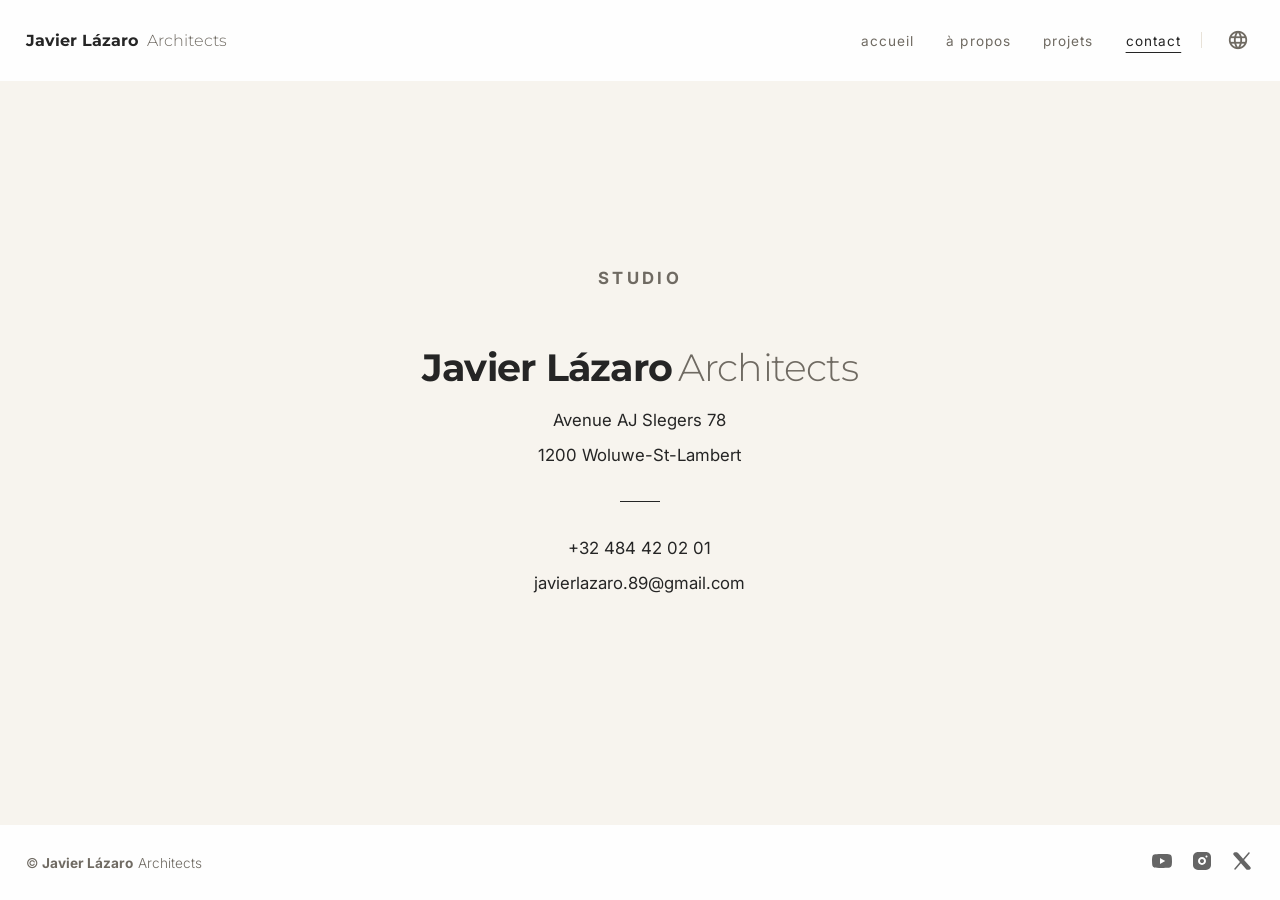
<file: fr/contact.html>
<!doctype html>
<html lang="fr">
  <head>
    <meta charset="UTF-8" />
    <meta name="viewport" content="width=device-width, initial-scale=1.0" />
    <!-- Google Fonts -->
    <link rel="preconnect" href="https://fonts.googleapis.com" />
    <link rel="preconnect" href="https://fonts.gstatic.com" crossorigin />
    <link
      href="https://fonts.googleapis.com/css2?family=Inter:ital,opsz,wght@0,14..32,100..900;1,14..32,100..900&family=Montserrat:ital,wght@0,100..900;1,100..900&display=swap"
      rel="stylesheet"
    />
    <!-- Material Icon CDN -->
    <link
      href="https://fonts.googleapis.com/icon?family=Material+Icons"
      rel="stylesheet"
    />
    <!-- CSS Global -->
    <link rel="stylesheet" href="../global.css" />
    <link rel="alternate" hreflang="en" href="../contact.html" />
    <link rel="alternate" hreflang="fr" href="contact.html" />
    <link rel="alternate" hreflang="nl" href="../nl/contact.html" />
    <link rel="alternate" hreflang="x-default" href="../contact.html" />
    <title>Architecture</title>
  </head>
  <body>
    <header class="site-header">
      <a href="index.html" class="logo">
        <span class="logo-name">Javier Lázaro</span>
        <span class="logo-suffix">Architects</span></a
      >

      <nav class="site-nav">
        <ul>
          <li><a href="index.html">accueil</a></li>
          <li><a href="about.html">à propos</a></li>
          <li><a href="projects.html">projets</a></li>
          <li><a href="contact.html" class="active">contact</a></li>
        </ul>
        <div class="lang-switch" id="lang-switch">
          <button
            type="button"
            class="lang-toggle"
            id="lang-toggle"
            aria-expanded="false"
            aria-controls="lang-menu"
          >
            <i class="material-icons">language</i>
          </button>
          <ul class="lang-menu" id="lang-menu">
            <li>
              <a href="../contact.html" lang="en" hreflang="en"
                >EN</a
              >
            </li>
            <li>
              <a href="contact.html" lang="fr" hreflang="fr" aria-current="true"
                >FR</a
              >
            </li>
            <li>
              <a href="../nl/contact.html" lang="nl" hreflang="nl"
                >NL</a
              >
            </li>
          </ul>
        </div>
      </nav>
      <button class="hamburger-menu" id="hamburger-menu">
        <!-- material icons -->
        <i class="menuIcon material-icons">menu</i>
        <i class="closeIcon material-icons">close</i>
      </button>
    </header>

    <main>
      <section class="contact-details">
        <address class="contact-card">
          <p class="eyebrow">Studio</p>

          <div class="contact-group">
            <div class="contact-name">
              <span class="logo-name">Javier Lázaro</span
              ><span class="logo-suffix">Architects </span>
            </div>
            <p>Avenue AJ Slegers 78</p>
            <p>1200 Woluwe-St-Lambert</p>
          </div>

          <span class="contact-divider"></span>

          <div class="contact-group">
            <p><a href="tel:+32484420201">+32 484 42 02 01</a></p>
            <p>
              <a href="mailto:javierlazaro.89@gmail.com"
                >javierlazaro.89@gmail.com</a
              >
            </p>
          </div>
        </address>
      </section>
    </main>
    <footer class="site-footer">
      <div>
        © <span class="logo-name">Javier Lázaro</span
        ><span class="logo-suffix">Architects </span>
      </div>

      <ul class="social-links">
        <li>
          <a
            href="https://www.youtube.com/"
            target="_blank"
            rel="noopener noreferrer"
          >
            <img src="../images/youtube.svg" alt="YouTube" />
          </a>
        </li>
        <li>
          <a
            href="https://www.instagram.com/"
            target="_blank"
            rel="noopener noreferrer"
          >
            <img src="../images/instagram-fill.svg" alt="Instagram" />
          </a>
        </li>
        <li>
          <a href="https://x.com/" target="_blank" rel="noopener noreferrer">
            <img src="../images/x-twitter-solid.svg" alt="X / Twitter" />
          </a>
        </li>
      </ul>
    </footer>
    <script src="../script.js"></script>
  </body>
</html>
</file>
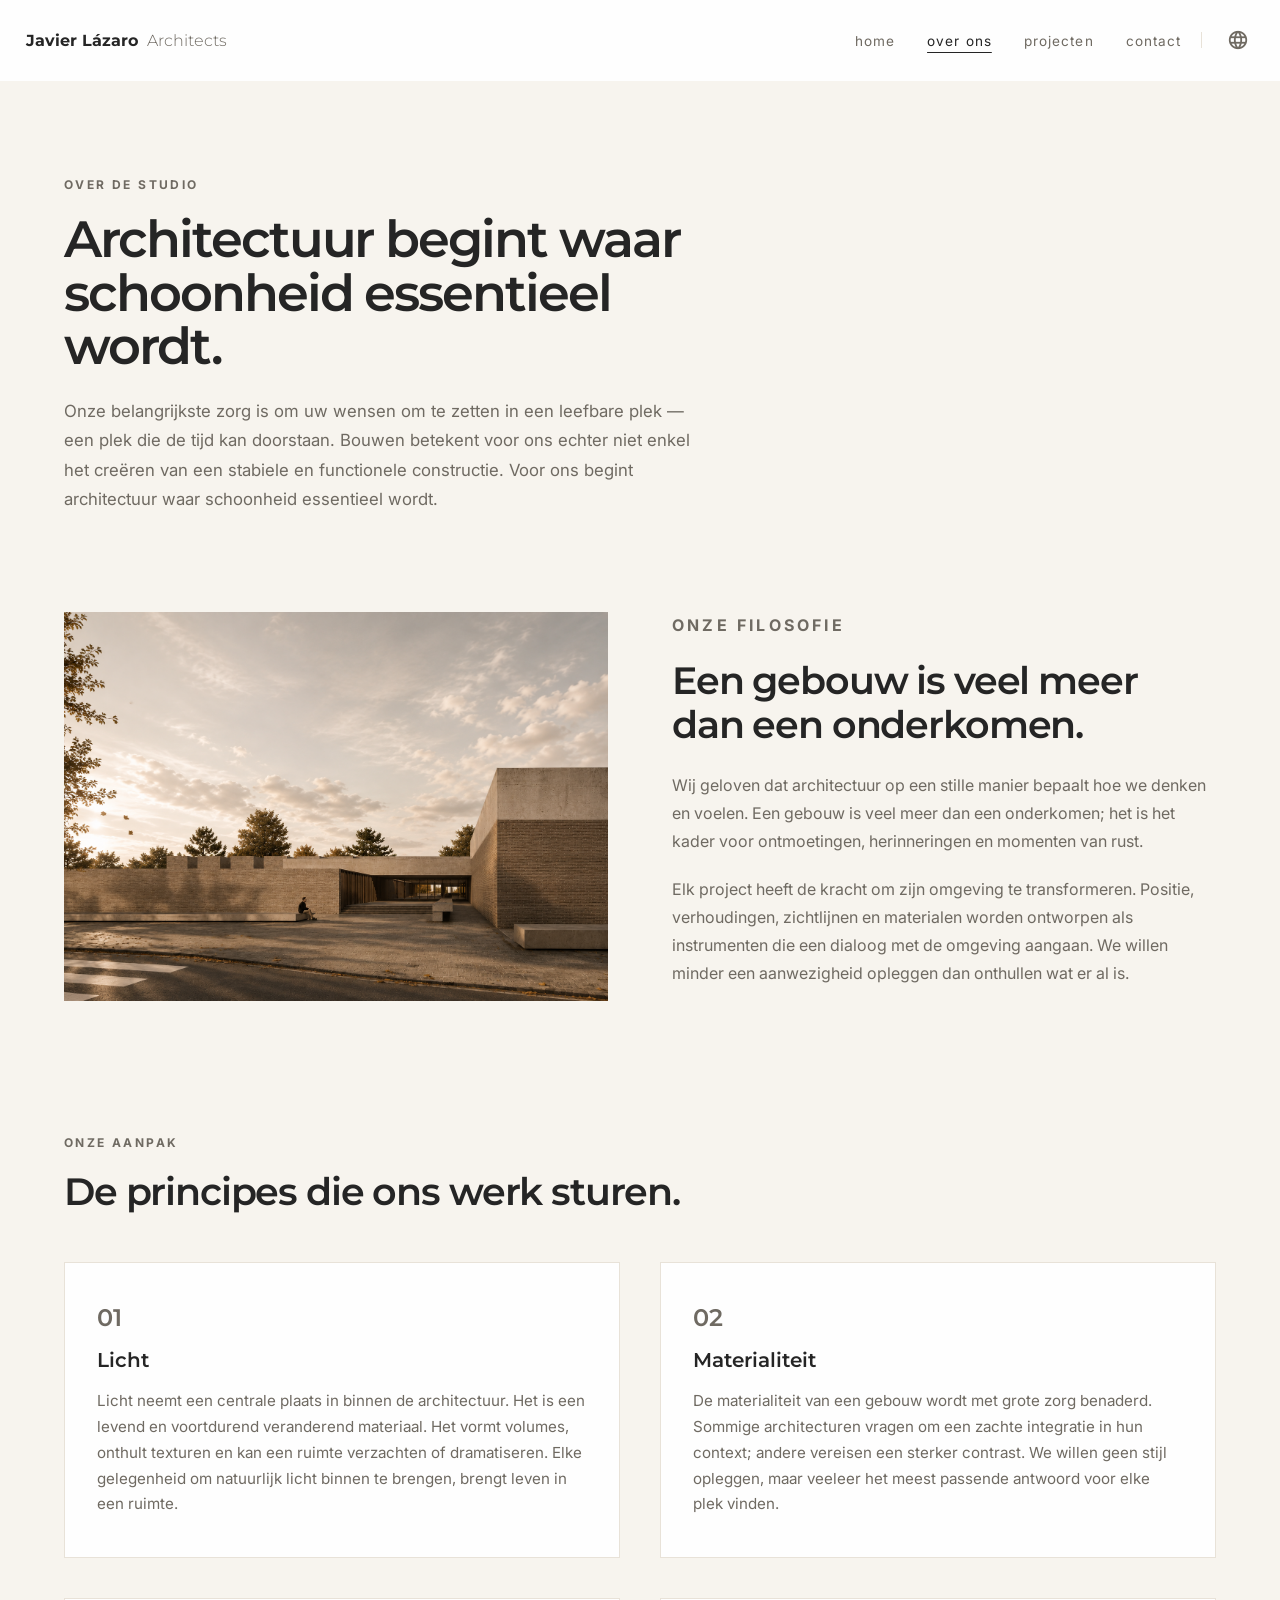
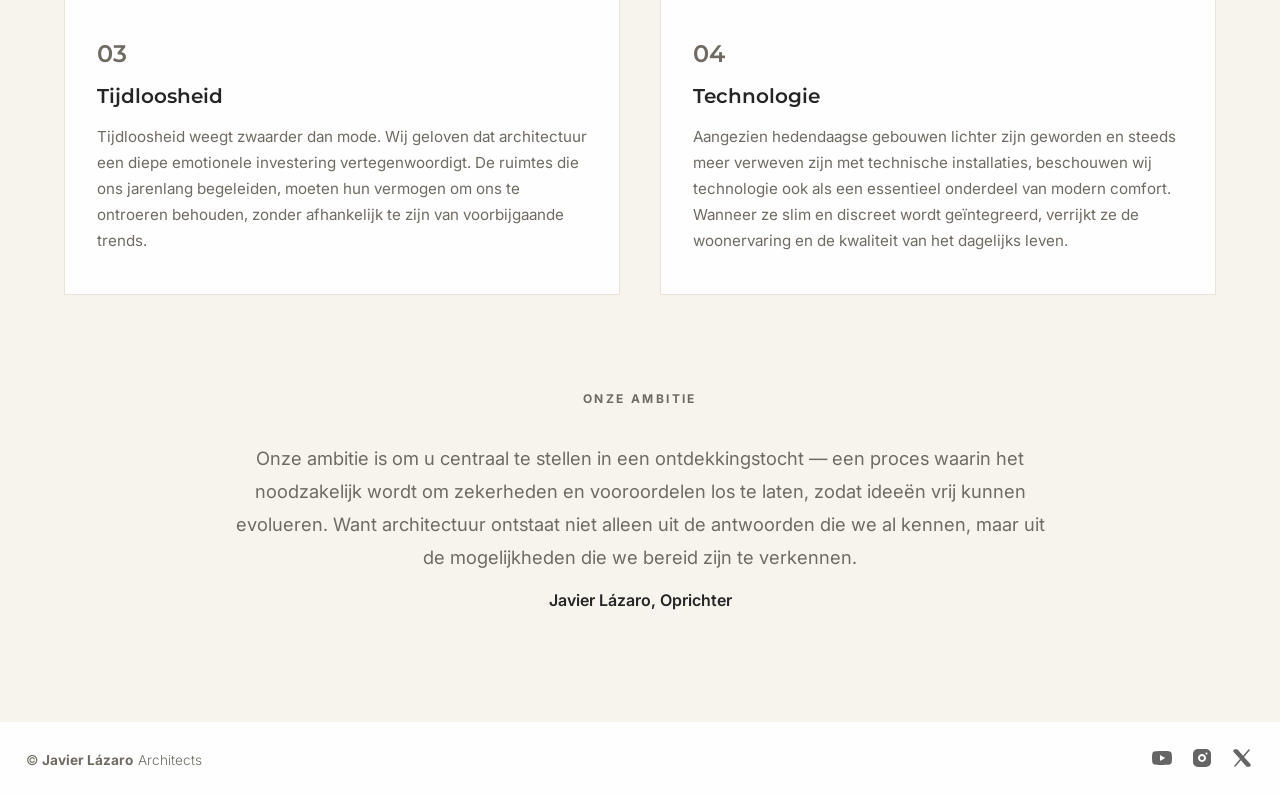
<file: nl/about.html>
<!doctype html>
<html lang="nl">
  <head>
    <meta charset="UTF-8" />
    <meta name="viewport" content="width=device-width, initial-scale=1.0" />
    <!-- Google Fonts -->
    <link rel="preconnect" href="https://fonts.googleapis.com" />
    <link rel="preconnect" href="https://fonts.gstatic.com" crossorigin />
    <link
      href="https://fonts.googleapis.com/css2?family=Inter:ital,opsz,wght@0,14..32,100..900;1,14..32,100..900&family=Montserrat:ital,wght@0,100..900;1,100..900&display=swap"
      rel="stylesheet"
    />
    <!-- Material Icon CDN -->
    <link
      href="https://fonts.googleapis.com/icon?family=Material+Icons"
      rel="stylesheet"
    />
    <!-- CSS Global -->
    <link rel="stylesheet" href="../global.css" />
    <link rel="alternate" hreflang="en" href="../about.html" />
    <link rel="alternate" hreflang="fr" href="../fr/about.html" />
    <link rel="alternate" hreflang="nl" href="about.html" />
    <link rel="alternate" hreflang="x-default" href="../about.html" />
    <title>Over ons - Architectuur</title>
  </head>
  <body>
    <header class="site-header">
      <a href="index.html" class="logo">
        <span class="logo-name">Javier Lázaro</span>
        <span class="logo-suffix">Architects</span></a
      >

      <nav class="site-nav">
        <ul>
          <li><a href="index.html">home</a></li>
          <li><a href="about.html" class="active">over ons</a></li>
          <li><a href="projects.html">projecten</a></li>
          <li><a href="contact.html">contact</a></li>
        </ul>
        <div class="lang-switch" id="lang-switch">
          <button
            type="button"
            class="lang-toggle"
            id="lang-toggle"
            aria-expanded="false"
            aria-controls="lang-menu"
          >
            <i class="material-icons">language</i>
          </button>
          <ul class="lang-menu" id="lang-menu">
            <li>
              <a href="../about.html" lang="en" hreflang="en"
                >EN</a
              >
            </li>
            <li>
              <a href="../fr/about.html" lang="fr" hreflang="fr"
                >FR</a
              >
            </li>
            <li>
              <a href="about.html" lang="nl" hreflang="nl" aria-current="true"
                >NL</a
              >
            </li>
          </ul>
        </div>
      </nav>
      <button class="hamburger-menu" id="hamburger-menu">
        <!-- material icons -->
        <i class="menuIcon material-icons">menu</i>
        <i class="closeIcon material-icons">close</i>
      </button>
    </header>

    <main>
      <!-- PAGE INTRO -->
      <section class="page-intro">
        <p class="eyebrow">Over de studio</p>
        <h1>Architectuur begint waar schoonheid essentieel wordt.</h1>
        <p class="subtext">
          Onze belangrijkste zorg is om uw wensen om te zetten in een
          leefbare plek — een plek die de tijd kan doorstaan. Bouwen betekent
          voor ons echter niet enkel het creëren van een stabiele en
          functionele constructie. Voor ons begint architectuur waar
          schoonheid essentieel wordt.
        </p>
      </section>

      <!-- PHILOSOPHY -->
      <section class="philosophy">
        <div class="philosophy-image">
          <img src="../images/projects/pfc.png" alt="PFC-project" />
        </div>
        <div class="philosophy-text">
          <p class="eyebrow">Onze filosofie</p>
          <h2>Een gebouw is veel meer dan een onderkomen.</h2>
          <p>
            Wij geloven dat architectuur op een stille manier bepaalt hoe we
            denken en voelen. Een gebouw is veel meer dan een onderkomen;
            het is het kader voor ontmoetingen, herinneringen en momenten
            van rust.
          </p>
          <p>
            Elk project heeft de kracht om zijn omgeving te transformeren.
            Positie, verhoudingen, zichtlijnen en materialen worden
            ontworpen als instrumenten die een dialoog met de omgeving
            aangaan. We willen minder een aanwezigheid opleggen dan
            onthullen wat er al is.
          </p>
        </div>
      </section>

      <!-- APPROACH GRID -->
      <section class="page-section">
        <div class="section-header">
          <p class="eyebrow">Onze aanpak</p>
          <h2>De principes die ons werk sturen.</h2>
        </div>

        <div class="values-grid">
          <div class="value-card">
            <span class="value-number">01</span>
            <h3>Licht</h3>
            <p>
              Licht neemt een centrale plaats in binnen de architectuur. Het
              is een levend en voortdurend veranderend materiaal. Het vormt
              volumes, onthult texturen en kan een ruimte verzachten of
              dramatiseren. Elke gelegenheid om natuurlijk licht binnen te
              brengen, brengt leven in een ruimte.
            </p>
          </div>

          <div class="value-card">
            <span class="value-number">02</span>
            <h3>Materialiteit</h3>
            <p>
              De materialiteit van een gebouw wordt met grote zorg benaderd.
              Sommige architecturen vragen om een zachte integratie in hun
              context; andere vereisen een sterker contrast. We willen geen
              stijl opleggen, maar veeleer het meest passende antwoord voor
              elke plek vinden.
            </p>
          </div>

          <div class="value-card">
            <span class="value-number">03</span>
            <h3>Tijdloosheid</h3>
            <p>
              Tijdloosheid weegt zwaarder dan mode. Wij geloven dat
              architectuur een diepe emotionele investering vertegenwoordigt.
              De ruimtes die ons jarenlang begeleiden, moeten hun vermogen om
              ons te ontroeren behouden, zonder afhankelijk te zijn van
              voorbijgaande trends.
            </p>
          </div>

          <div class="value-card">
            <span class="value-number">04</span>
            <h3>Technologie</h3>
            <p>
              Aangezien hedendaagse gebouwen lichter zijn geworden en steeds
              meer verweven zijn met technische installaties, beschouwen wij
              technologie ook als een essentieel onderdeel van modern
              comfort. Wanneer ze slim en discreet wordt geïntegreerd,
              verrijkt ze de woonervaring en de kwaliteit van het dagelijks
              leven.
            </p>
          </div>
        </div>
      </section>

      <!-- CLOSING STATEMENT -->
      <section class="closing-statement">
        <p class="eyebrow">Onze ambitie</p>
        <p class="closing-lead">
          Onze ambitie is om u centraal te stellen in een ontdekkingstocht —
          een proces waarin het noodzakelijk wordt om zekerheden en
          vooroordelen los te laten, zodat ideeën vrij kunnen evolueren.
          Want architectuur ontstaat niet alleen uit de antwoorden die we al
          kennen, maar uit de mogelijkheden die we bereid zijn te verkennen.
        </p>
        <p class="founder">Javier Lázaro, Oprichter</p>
      </section>
    </main>

    <footer class="site-footer">
      <div>
        © <span class="logo-name">Javier Lázaro</span
        ><span class="logo-suffix">Architects </span>
      </div>
      <ul class="social-links">
        <li>
          <a
            href="https://www.youtube.com/"
            target="_blank"
            rel="noopener noreferrer"
          >
            <img src="../images/youtube.svg" alt="YouTube" />
          </a>
        </li>
        <li>
          <a
            href="https://www.instagram.com/"
            target="_blank"
            rel="noopener noreferrer"
          >
            <img src="../images/instagram-fill.svg" alt="Instagram" />
          </a>
        </li>
        <li>
          <a href="https://x.com/" target="_blank" rel="noopener noreferrer">
            <img src="../images/x-twitter-solid.svg" alt="X / Twitter" />
          </a>
        </li>
      </ul>
    </footer>
    <script src="../script.js"></script>
  </body>
</html>
</file>
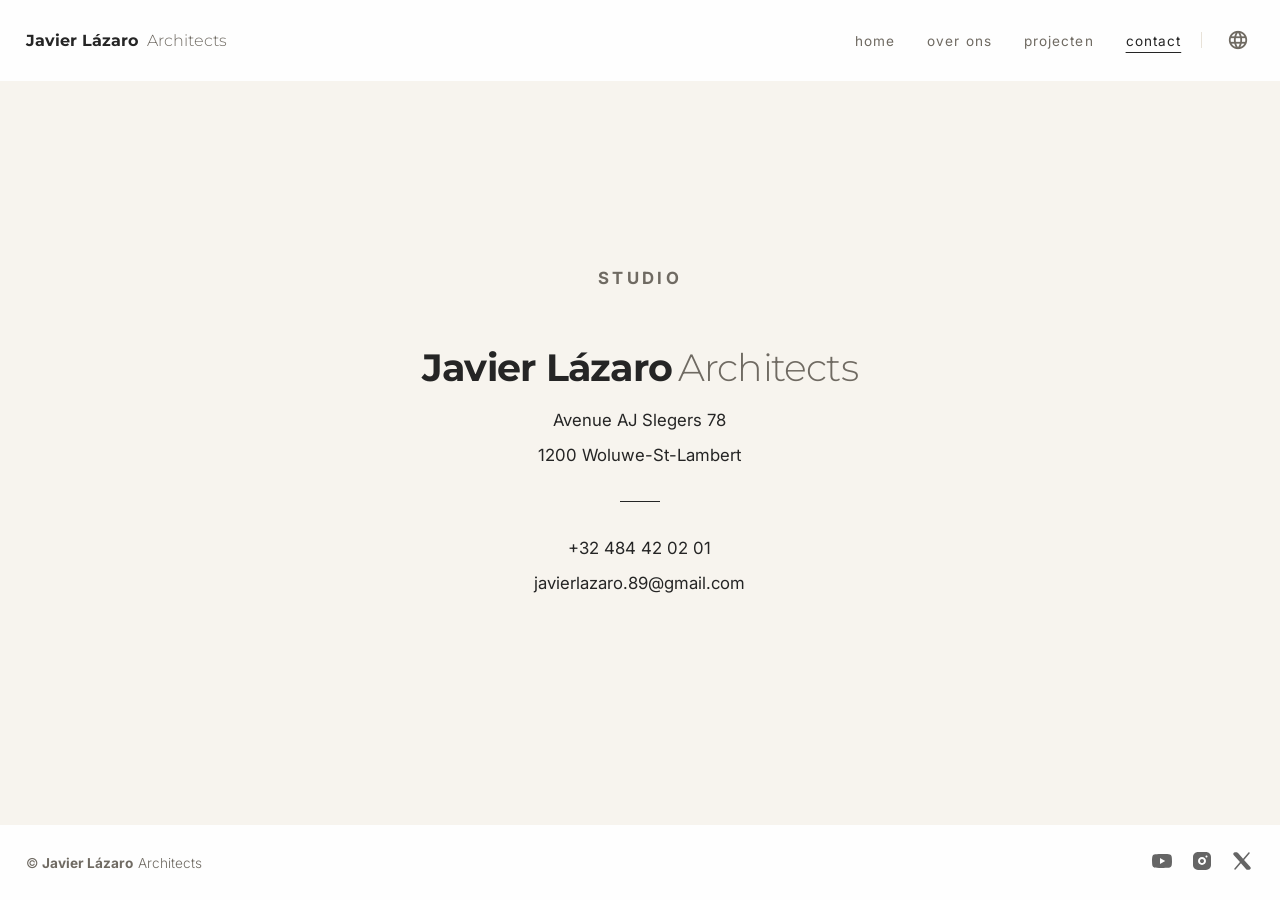
<file: nl/contact.html>
<!doctype html>
<html lang="nl">
  <head>
    <meta charset="UTF-8" />
    <meta name="viewport" content="width=device-width, initial-scale=1.0" />
    <!-- Google Fonts -->
    <link rel="preconnect" href="https://fonts.googleapis.com" />
    <link rel="preconnect" href="https://fonts.gstatic.com" crossorigin />
    <link
      href="https://fonts.googleapis.com/css2?family=Inter:ital,opsz,wght@0,14..32,100..900;1,14..32,100..900&family=Montserrat:ital,wght@0,100..900;1,100..900&display=swap"
      rel="stylesheet"
    />
    <!-- Material Icon CDN -->
    <link
      href="https://fonts.googleapis.com/icon?family=Material+Icons"
      rel="stylesheet"
    />
    <!-- CSS Global -->
    <link rel="stylesheet" href="../global.css" />
    <link rel="alternate" hreflang="en" href="../contact.html" />
    <link rel="alternate" hreflang="fr" href="../fr/contact.html" />
    <link rel="alternate" hreflang="nl" href="contact.html" />
    <link rel="alternate" hreflang="x-default" href="../contact.html" />
    <title>Architectuur</title>
  </head>
  <body>
    <header class="site-header">
      <a href="index.html" class="logo">
        <span class="logo-name">Javier Lázaro</span>
        <span class="logo-suffix">Architects</span></a
      >

      <nav class="site-nav">
        <ul>
          <li><a href="index.html">home</a></li>
          <li><a href="about.html">over ons</a></li>
          <li><a href="projects.html">projecten</a></li>
          <li><a href="contact.html" class="active">contact</a></li>
        </ul>
        <div class="lang-switch" id="lang-switch">
          <button
            type="button"
            class="lang-toggle"
            id="lang-toggle"
            aria-expanded="false"
            aria-controls="lang-menu"
          >
            <i class="material-icons">language</i>
          </button>
          <ul class="lang-menu" id="lang-menu">
            <li>
              <a href="../contact.html" lang="en" hreflang="en"
                >EN</a
              >
            </li>
            <li>
              <a href="../fr/contact.html" lang="fr" hreflang="fr"
                >FR</a
              >
            </li>
            <li>
              <a href="contact.html" lang="nl" hreflang="nl" aria-current="true"
                >NL</a
              >
            </li>
          </ul>
        </div>
      </nav>
      <button class="hamburger-menu" id="hamburger-menu">
        <!-- material icons -->
        <i class="menuIcon material-icons">menu</i>
        <i class="closeIcon material-icons">close</i>
      </button>
    </header>

    <main>
      <section class="contact-details">
        <address class="contact-card">
          <p class="eyebrow">Studio</p>

          <div class="contact-group">
            <div class="contact-name">
              <span class="logo-name">Javier Lázaro</span
              ><span class="logo-suffix">Architects </span>
            </div>
            <p>Avenue AJ Slegers 78</p>
            <p>1200 Woluwe-St-Lambert</p>
          </div>

          <span class="contact-divider"></span>

          <div class="contact-group">
            <p><a href="tel:+32484420201">+32 484 42 02 01</a></p>
            <p>
              <a href="mailto:javierlazaro.89@gmail.com"
                >javierlazaro.89@gmail.com</a
              >
            </p>
          </div>
        </address>
      </section>
    </main>
    <footer class="site-footer">
      <div>
        © <span class="logo-name">Javier Lázaro</span
        ><span class="logo-suffix">Architects </span>
      </div>

      <ul class="social-links">
        <li>
          <a
            href="https://www.youtube.com/"
            target="_blank"
            rel="noopener noreferrer"
          >
            <img src="../images/youtube.svg" alt="YouTube" />
          </a>
        </li>
        <li>
          <a
            href="https://www.instagram.com/"
            target="_blank"
            rel="noopener noreferrer"
          >
            <img src="../images/instagram-fill.svg" alt="Instagram" />
          </a>
        </li>
        <li>
          <a href="https://x.com/" target="_blank" rel="noopener noreferrer">
            <img src="../images/x-twitter-solid.svg" alt="X / Twitter" />
          </a>
        </li>
      </ul>
    </footer>
    <script src="../script.js"></script>
  </body>
</html>
</file>
<file: global.css>
* {
  margin: 0;
  padding: 0;
  box-sizing: border-box;
}

:root {
  --color-light: #fefefe;
  --color-cream: #f7f4ee;
  --color-stone: #e8e2d8;
  --color-stone-rgb: 232, 226, 216;
  --color-text: #252525;
  --color-text-rgb: 37, 37, 37;
  --color-muted: #6f6a62;
  --color-muted-rgb: 111, 106, 98;
}

body {
  display: flex;
  flex-direction: column;
  min-height: 100vh;
  font-family: "Inter", sans-serif;
  background-color: var(--color-cream);
  color: var(--color-text);
}

/* grows to push the footer down */
main {
  flex: 1;
}

ul {
  list-style: none;
}

a {
  text-decoration: none;
  color: inherit;
}

/* GENERAL */

.eyebrow {
  margin-bottom: 1.25rem;
  font-size: 0.75rem;
  font-weight: 700;
  letter-spacing: 0.2em;
  text-transform: uppercase;
  color: var(--color-muted);
}

/* HEADER */

.site-header {
  display: flex;
  justify-content: space-between;
  align-items: center;
  padding: 1.5rem 2%;
  background-color: var(--color-light);
  position: sticky;
  top: 0;
  z-index: 100;
}

.logo {
  font-family: "Montserrat", sans-serif;
  font-size: 1rem;
}

.logo-name {
  font-weight: 700;
}

.logo-suffix {
  font-weight: 300;
  margin-left: 0.35rem;
  color: var(--color-muted);
}

.site-nav {
  display: flex;
  align-items: center;
  gap: 2.5rem;
}

.site-nav ul {
  display: flex;
  gap: 2rem;
}

.site-nav a {
  font-size: 0.85rem;
  letter-spacing: 0.08em;
  /* text-transform: uppercase; */
  color: var(--color-muted);
}

.site-nav a:hover {
  color: var(--color-text);
  text-decoration: underline;
  text-underline-offset: 0.4rem;
}

.site-nav a.active {
  color: var(--color-text);
  text-decoration: underline;
  text-underline-offset: 0.4rem;
}

/* LANGUAGE SWITCHER */

.lang-switch {
  position: relative;
  display: flex;
  flex-direction: column;
  align-items: center;
}

.lang-switch::before {
  content: "";
  position: absolute;
  top: 50%;
  left: -1.25rem;
  width: 1px;
  height: 1rem;
  transform: translateY(-50%);
  background-color: var(--color-stone);
}

.lang-switch .lang-toggle {
  display: flex;
  align-items: center;
  justify-content: center;
  padding: 0.35rem;
  color: var(--color-muted);
  background-color: transparent;
  border: none;
  cursor: pointer; 
}

.lang-switch .lang-toggle .material-icons {
  font-size: 1.35rem;
}

.lang-switch .lang-toggle:hover,
.lang-switch.open .lang-toggle {
  color: var(--color-text);
}

.lang-switch .lang-menu {
  flex-direction: column;
  gap: 0.6rem;
  padding: 1rem 1rem;
  display: none;
  position: absolute;
  top: calc(100% + 0.75rem);
  left: 50%;
  transform: translateX(-50%);
  z-index: 1;  
  background-color: var(--color-light);
  border: 1px solid var(--color-stone);
}

.lang-switch.open .lang-menu {
  display: flex;
}

.lang-switch .lang-menu a,
.lang-switch .lang-menu span {
  font-size: 0.8rem;
  font-weight: 600;
  letter-spacing: 0.08em;
  color: var(--color-muted);
}

.lang-switch .lang-menu a:hover,
.lang-switch .lang-menu a[aria-current="true"] {
  color: var(--color-text);
  text-decoration: underline;
  text-underline-offset: 0.3rem;
}

.lang-switch .lang-menu .lang-unavailable {
  opacity: 0.45;
}

/* HAMBURGER-MENU */

.hamburger-menu {
  display: none;
  position: fixed;
  z-index: 100;
  top: 1rem;
  right: 1rem;
  background-color: transparent;
  border: none;
  cursor: pointer;
}

.menuIcon,
.closeIcon {
  color: var(--color-text);
  font-size: 2rem;
}

/* nav-menu is open, no need for a hamburger button */
body.nav-open .menuIcon {
  display: none;
}

/* nav-menu is open, NEED to have a X button */
body.nav-open .closeIcon {
  display: block;
}

/* nav-menu is closed, no need for a X button */
.closeIcon {
  display: none;
}

/* HERO */

.hero-content {
  position: relative;
  display: flex;
  align-items: center;
  min-height: 85vh;
  padding: 5%;
  background-image: url("./images/projects/pfc.png");
  background-size: cover;
  background-position: 25% 75%;
  background-repeat: no-repeat;
}

/* buttons not visible on the big screen */
.btn-wrapper {
  display: none;
}

.button {
  padding: 1.1rem 2.25rem;
  color: var(--color-light);
  border: 1px solid var(--color-light);
  background-color: rgba(255, 255, 255, 0.08);
  backdrop-filter: blur(1px);
  font-size: 0.8rem;
  font-weight: 600;
  letter-spacing: 0.12rem;
  text-transform: uppercase;
}

.button:hover {
  background-color: var(--color-stone);
  color: var(--color-text);
}

/* FOOTER */

.site-footer {
  display: flex;
  justify-content: space-between;
  align-items: center;
  padding: 1.5rem 2%;
  background-color: var(--color-light);
  color: var(--color-muted);
  font-size: 0.85rem;
}

.social-links {
  display: flex;
  align-items: center;
  gap: 1rem;
}

.social-links img {
  width: 24px;
  opacity: 0.6;
  filter: none;
}

.social-links img:hover {
  opacity: 1;
}

/* ABOUT */

.page-intro {
  max-width: 760px;
  padding: 6rem 5% 3rem;
}

.page-intro h1 {
  margin-bottom: 1.5rem;
  font-family: "Montserrat", sans-serif;
  font-size: clamp(2.2rem, 4vw, 3.8rem);
  font-weight: 600;
  line-height: 1.05;
  letter-spacing: -0.04em;
}

.page-intro .subtext {
  font-size: 1.05rem;
  line-height: 1.75;
  color: var(--color-muted);
}

/* ABOUT - PHILOSOPHY */

.philosophy {
  display: grid;
  grid-template-columns: 1fr 1fr;
  gap: 4rem;
  align-items: center;
  padding: 3rem 5%;
}

.philosophy-image img {
  width: 100%;
  height: auto;
  object-fit: cover;
}

.section-header h2,
.philosophy-text h2 {
  font-family: "Montserrat", sans-serif;
  font-size: clamp(1.8rem, 3vw, 2.6rem);
  font-weight: 600;
  line-height: 1.15;
  letter-spacing: -0.03em;
}

.philosophy-text h2 {
  margin: 0.75rem 0 1.5rem;
}

.philosophy-text p {
  margin-bottom: 1.25rem;
  font-size: 1rem;
  line-height: 1.75;
  color: var(--color-muted);
}

/* ABOUT - VALUES */

.page-section {
  padding: 5rem 5% 5rem;
}

.section-header {
  max-width: 640px;
  margin-bottom: 3rem;
}

.values-grid {
  display: grid;
  grid-template-columns: repeat(2, 1fr);
  gap: 2.5rem;
}

.value-card {
  display: flex;
  flex-direction: column;
  gap: 1rem;
  padding: 2.5rem 2rem;
  background-color: var(--color-light);
  border: 1px solid var(--color-stone);
}

.value-number {
  font-family: "Montserrat", sans-serif;
  font-size: 1.5rem;
  font-weight: 600;
  color: var(--color-muted);
}

.value-card h3 {
  font-family: "Montserrat", sans-serif;
  font-size: 1.25rem;
  font-weight: 600;
}

.value-card p {
  font-size: 0.95rem;
  line-height: 1.7;
  color: var(--color-muted);
}

/* ABOUT - CLOSING STATEMENT */

.closing-statement {
  display: flex;
  flex-direction: column;
  gap: 1rem;
  max-width: 950px;
  align-items: center;
  margin: 0 auto;
  padding: 1rem 5% 7rem;
  text-align: center;
}

.closing-lead {
  font-size: 1.15rem;
  line-height: 1.8;
  color: var(--color-muted);
}

.founder {
  font-weight: 600;
}

/* PROJECTS */

.projects-grid {
  display: grid;
  grid-template-columns: repeat(3, 1fr);
  gap: 2.5rem;
}

.project-card {
  background-color: var(--color-light);
  border: 1px solid var(--color-stone);
  cursor: pointer;
}

.project-image {
  position: relative;
}

.project-image img {
  width: 100%;
}

.project-info {
  display: flex;
  flex-direction: column;
  gap: 0.5rem;
  margin: 1.5rem 1.75rem;
}

.project-meta {
  font-size: 0.75rem;
  font-weight: 700;
  letter-spacing: 0.12em;
  text-transform: uppercase;
  color: var(--color-muted);
}

.project-card h3 {
  font-family: "Montserrat", sans-serif;
  font-size: 1.35rem;
  font-weight: 600;
  letter-spacing: -0.02em;
}

.project-desc {
  font-size: 0.95rem;
  line-height: 1.5;
  color: var(--color-muted);
}

/* PROJECT SPECS */

.project-specs {
  display: flex;
  gap: 1.5rem;
  margin: 1.5rem 1.75rem;
  padding-top: 1.25rem;
  border-top: 1px solid var(--color-stone);
}

.project-specs dt {
  font-size: 0.7rem;
  font-weight: 700;
  letter-spacing: 0.1em;
  text-transform: uppercase;
  color: var(--color-muted);
  margin-bottom: 0.25rem;
}

.project-specs dd {
  font-size: 0.95rem;
}

.status-tag {
  padding: 0.2rem 0.6rem;
  font-size: 0.75rem;
  font-weight: 600;
  letter-spacing: 0.04em;
  color: var(--color-muted);
  background-color: var(--color-cream);
}

/* PROJECTS — MULTI-IMAGE */

.image-count {
  position: absolute;
  top: 1rem;
  right: 1rem;
  z-index: 2;
  padding: 0.3rem 0.7rem;
  font-size: 0.7rem;
  font-weight: 700;
  letter-spacing: 0.08em;
  background-color: var(--color-light);
}

/* LIGHTBOX */

.lightbox {
  display: none;
  position: fixed;
  top: 0;
  right: 0;
  bottom: 0;
  left: 0;
  z-index: 100;
  background: rgba(var(--color-text-rgb), 0.94);
  align-items: center;
  justify-content: center;
}

.lightbox.open {
  display: flex;
}

.lightbox-img {
  max-width: 85%;
  max-height: 85%;
  margin-bottom: 0.5rem;
  object-fit: contain;
  box-shadow: 0 20px 60px rgba(0, 0, 0, 0.4);
}

.lightbox button {
  background: none;
  border: none;
  color: var(--color-light);
  cursor: pointer;
  opacity: 0.5;
}

.lightbox button:hover {
  opacity: 1;
}

.lightbox-close {
  position: absolute;
  top: 1.75rem;
  right: 2.25rem;
  font-size: 2.75rem;
}

.lightbox-controls {
  position: absolute;
  display: flex;
  align-items: center;
  bottom: 0.75rem;
  letter-spacing: 0.12em;
  color: var(--color-light);
}

.lightbox-prev,
.lightbox-next {
  padding: 0 1rem;
  font-size: 1.5rem;
}

.lightbox-counter {
  font-size: 0.75rem;
}

/* Hidden automatically for single-image projects */
.lightbox.single .lightbox-prev,
.lightbox.single .lightbox-next,
.lightbox.single .lightbox-counter {
  display: none;
}

/* CONTACT */

.contact-details {
  display: flex;
  justify-content: center;
  align-items: center;
  padding: 4rem 5%;
  min-height: calc(100vh - 200px);
}

.contact-card {
  display: flex;
  flex-direction: column;
  align-items: center;
  gap: 2rem;
  text-align: center;
  /* <address> defaults to italic */
  font-style: normal;
}

.contact-group {
  display: flex;
  flex-direction: column;
  gap: 0.4rem;
}

/* The one emphasized line */
.contact-name {
  font-family: "Montserrat", sans-serif;
  font-size: clamp(1.8rem, 3.5vw, 2.4rem);
  letter-spacing: -0.02em;
  margin-bottom: 0.5rem;
}

/* Every other line — one size, one color */
.contact-card p {
  font-size: 1.05rem;
  line-height: 1.7;
}

.contact-card a:hover {
  text-decoration: underline;
}

.contact-divider {
  width: 40px;
  height: 1px;
  background-color: var(--color-text);
}

/* RESPONSIVE */

@media (max-width: 900px) {
  .values-grid,
  .projects-grid {
    grid-template-columns: repeat(2, 1fr);
  }

  .philosophy {
    grid-template-columns: 1fr;
    gap: 2.5rem;
  }

  .philosophy-image img {
    max-height: 420px;
    width: 100%;
    object-fit: cover;
  }
}

@media (max-width: 768px) {
  body.nav-open .site-nav {
    transform: translateY(0);
  }

  /* lock background scroll when nav is open*/
  body.nav-open {
    overflow: hidden;
  }

  .site-footer {
    flex-direction: column;
    gap: 1rem;
  }

  .hamburger-menu {
    display: block;
  }

  .site-header {
    flex-direction: row;
  }

  .site-nav {
    position: fixed;
    display: flex;
    flex-direction: column;
    justify-content: center;
    align-items: center;
    gap: 3rem;
    transform: translateY(-100%);
    transition: transform 0.2s;
    top: 0;
    left: 0;
    right: 0;
    bottom: 0;
    z-index: 99;
    background: var(--color-light);
  }

  .site-nav ul {
    flex-direction: column;
    align-items: center;
    gap: 2.75rem;
  }

  .site-nav a {
    font-size: 1.4rem;
    letter-spacing: 0.1em;
  }

  .lang-switch {
    padding-top: 2rem;
    border-top: 1px solid var(--color-stone);
  }

  .lang-switch::before {
    display: none;
  }

  .lang-switch .lang-toggle .material-icons {
    font-size: 1.6rem;
  }

  .lang-switch .lang-menu {
    position: static;
    left: auto;
    transform: none;
    flex-direction: row;
    align-items: center;
    gap: 1.25rem;
    min-width: 0;
    margin-top: 1.5rem;
    padding: 0;
    background: none;
    border: none;
  }

  .lang-switch .lang-menu a,
  .lang-switch .lang-menu span {
    font-size: 1rem;
  }

  .hero-content {
    align-items: flex-end;
    background-position: center;
  }

  .hero-content .btn-wrapper {
    display: flex;
    gap: 1rem;
    width: 100%;
  }

  .hero-content .button {
    flex: 1;
    text-align: center;
  }

  .page-section {
    padding: 3rem 5% 3rem;
  }
}

@media (max-width: 600px) {
  .values-grid,
  .projects-grid {
    grid-template-columns: 1fr;
  }

  .page-intro {
    padding-top: 4rem;
  }

  /* LIGHTBOX */

  .lightbox-close {
    font-size: 2.25rem;
    top: 1rem;
    right: 1.25rem;
  }

  .contact-details {
    grid-template-columns: 1fr;
    gap: 2.5rem;
  }

  .contact-block address,
  .contact-value {
    font-size: 1.2rem;
  }
}

@media (max-width: 475px) {
  .btn-wrapper {
    flex-direction: column;
    text-align: center;
    gap: 0.7rem;
  }
}
</file>
